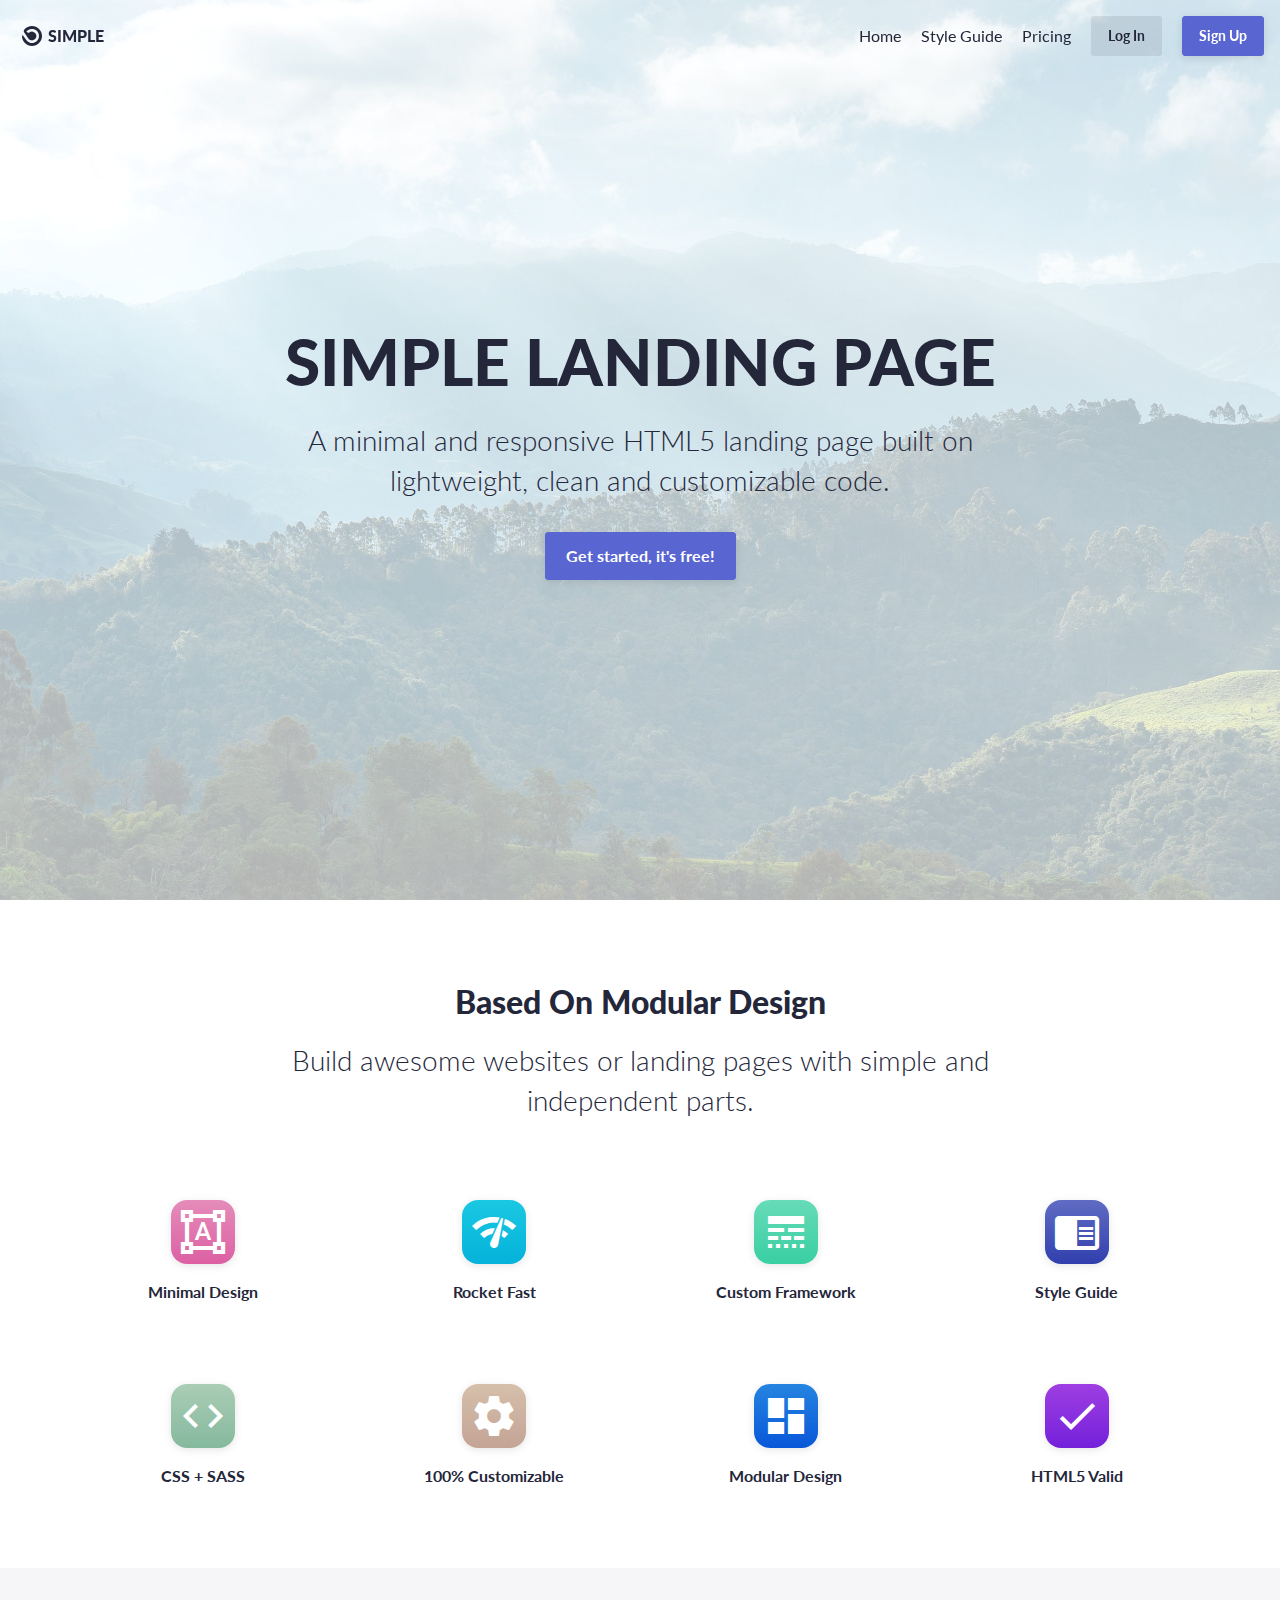
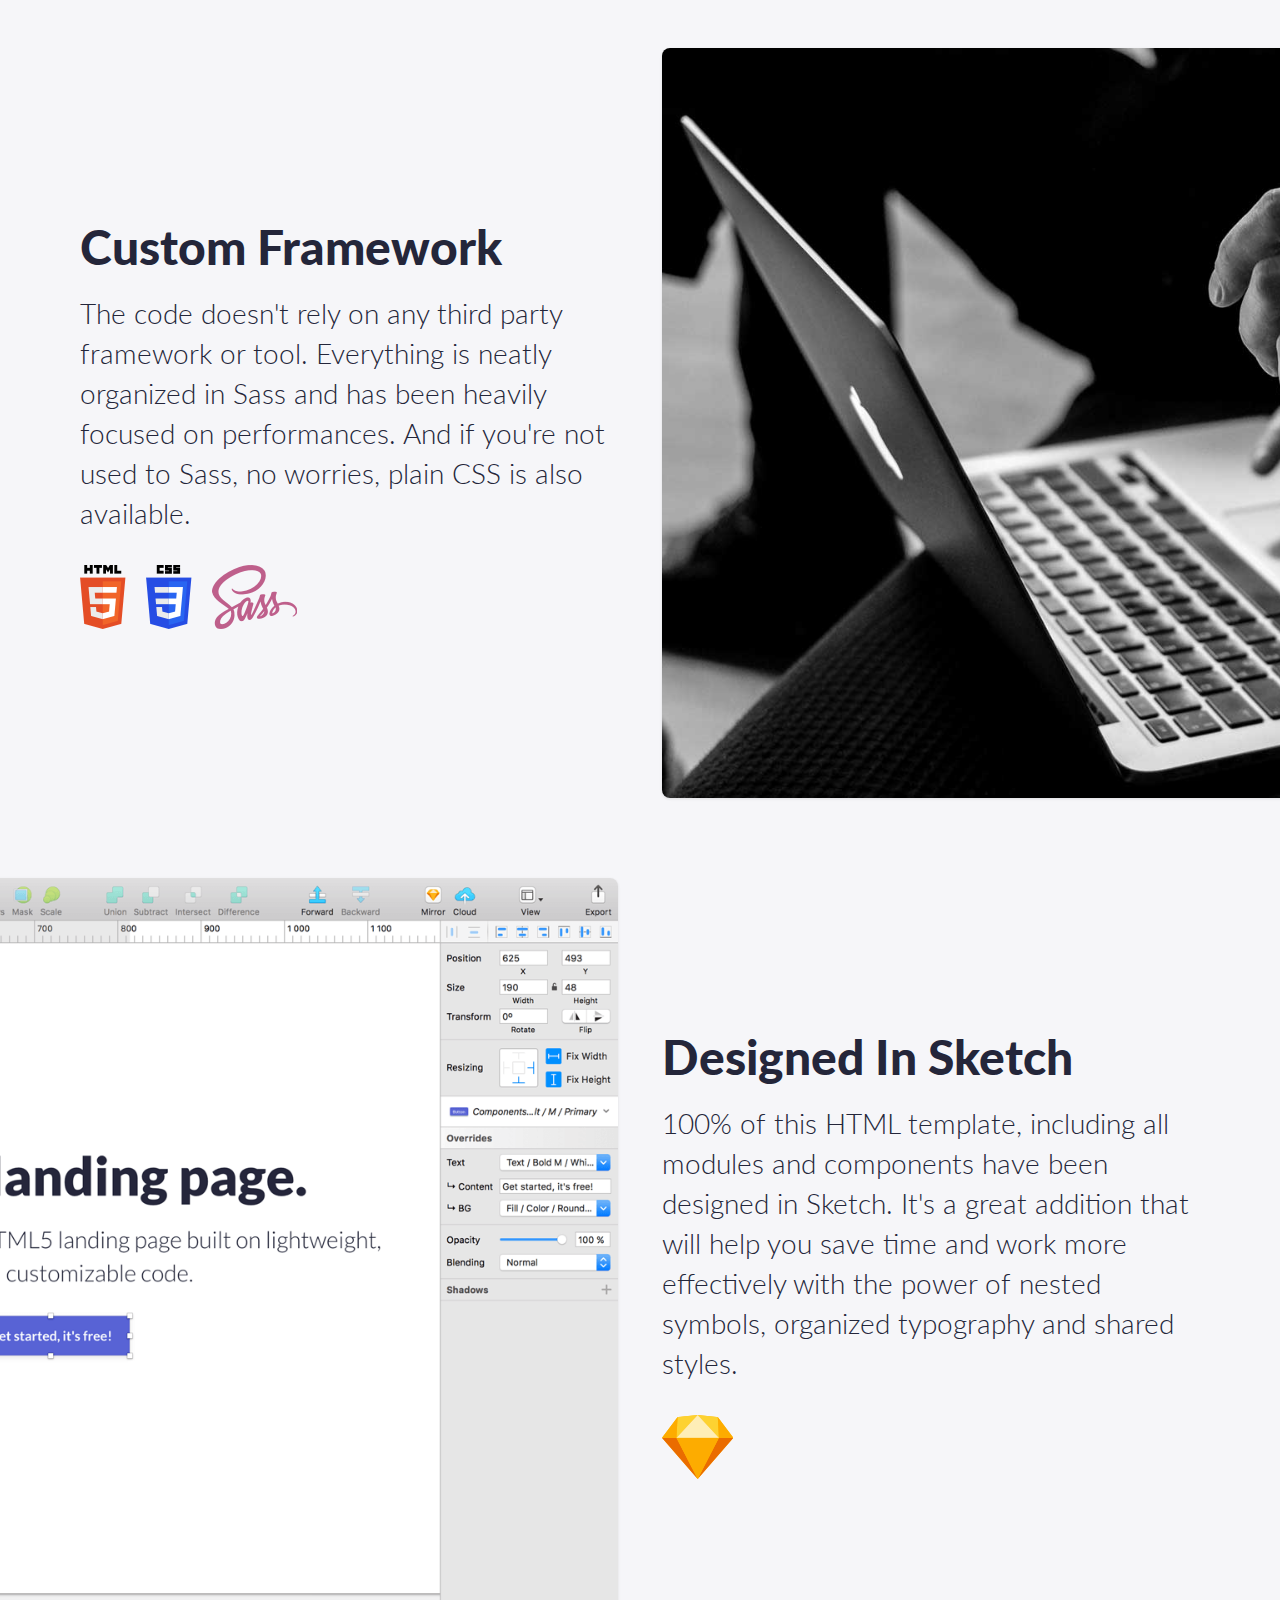
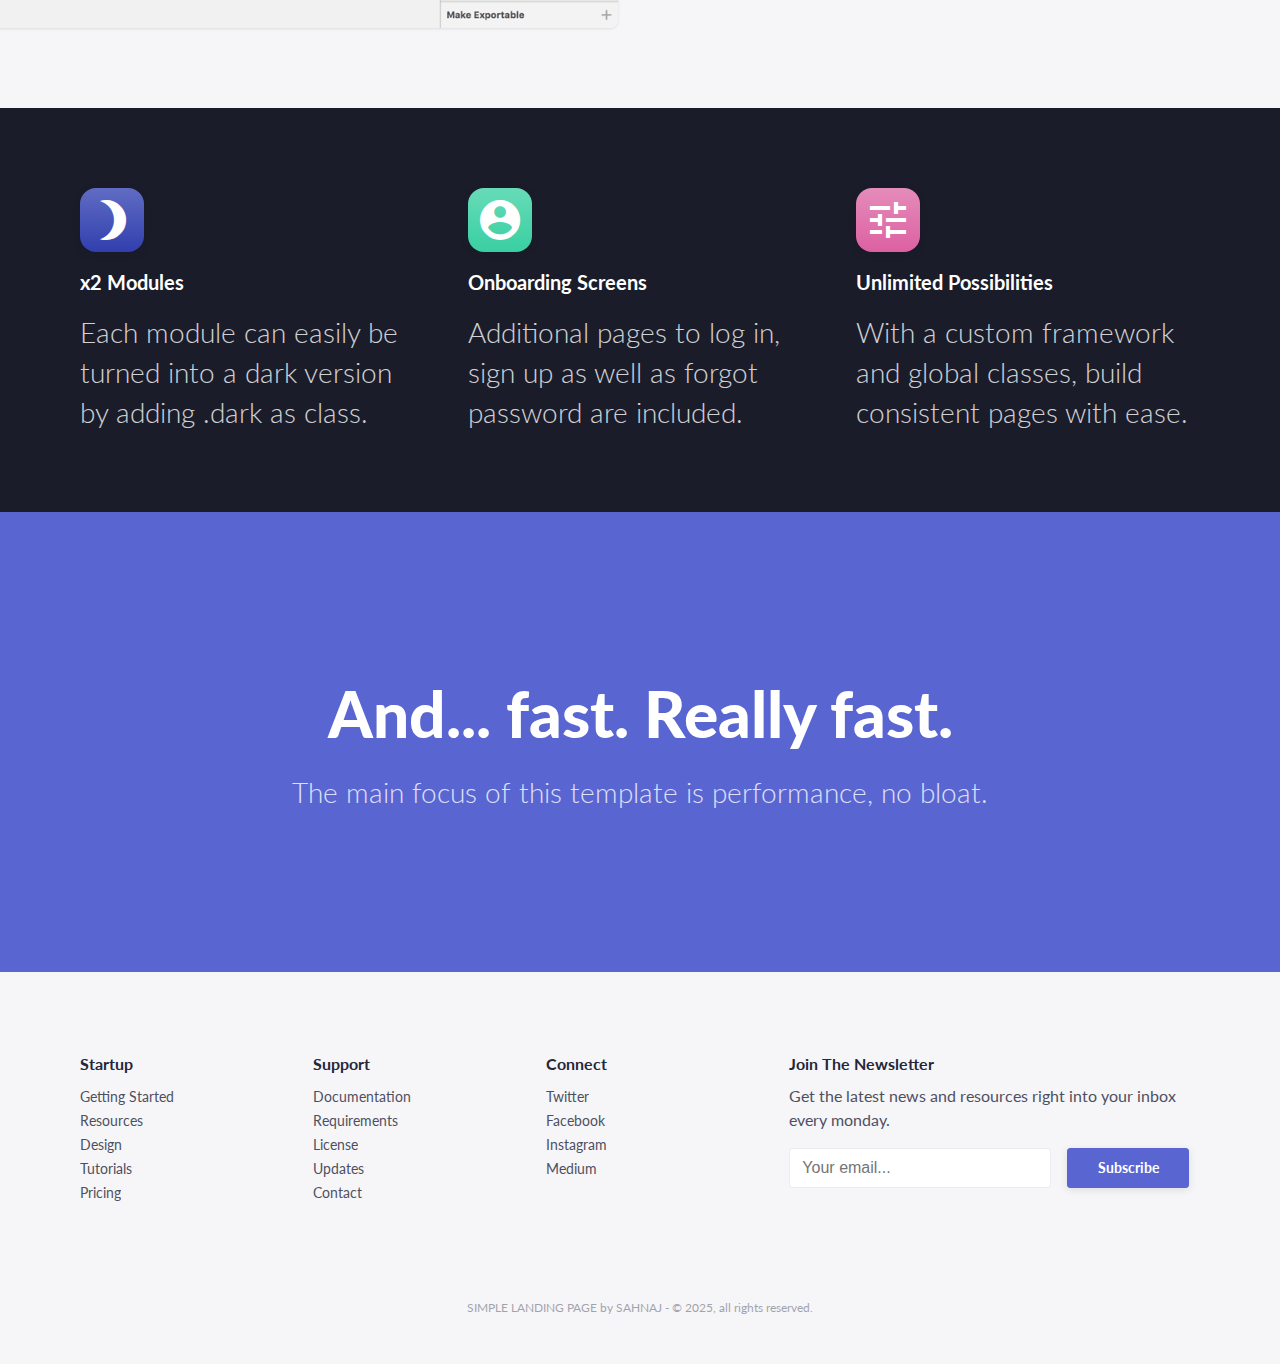
<file: index.html>
<!doctype html>
<html lang="en">


<head>
  <title>SIMPLE LANDING PAGE </title>
  <meta charset="utf-8">
  <meta name="description" content="A minimal and responsive HTML5 landing page built on lightweight, clean and customizable code.">
  <meta name="viewport" content="width=device-width">
  <link rel="apple-touch-icon-precomposed" href="media/favicon.png">
  <link rel="icon" href="media/favicon.png">
  <link rel="mask-icon" href="media/favicon.svg" color="rgb(36,38,58)">
  <link rel="shortcut icon" href="media/favicon.png">
  <link rel="stylesheet" href="css/main.css">
</head>
<body class="page page-home preload">

  <header class="header-main">
    <nav>
      <a href="index.html" class="logo" rel="home"><svg xmlns="http://www.w3.org/2000/svg" xmlns:xlink="http://www.w3.org/1999/xlink" width="24" height="24" viewBox="0 0 24 24"><path d="M6.648 7.762c-.077-.11-.106-.245-.083-.376.024-.132.1-.248.21-.323l1.164-.8c1.536-1.076 3.406-1.486 5.25-1.16 3.82.673 6.373 4.32 5.704 8.113-.668 3.793-4.316 6.347-8.134 5.674-1.845-.326-3.462-1.35-4.485-2.813l-3.11-4.445c-.16-.23-.45-.33-.717-.245-.267.084-.45.33-.45.61C2 11.998 2 12 2 12c0 5.523 4.477 10 10 10s10-4.477 10-10S17.523 2 12 2C8.94 2 6.202 3.374 4.368 5.538c-.735.86-.794 2.11-.146 3.036 1.475 2.136 4.138 5.942 4.138 5.942.675.965 1.685 1.605 2.852 1.81 2.396.424 4.684-1.168 5.107-3.564.42-2.396-1.185-4.674-3.58-5.097-1.167-.205-2.335.05-3.36.77-.84.585-1.994.38-2.58-.458l-.152-.215z" fill="currentColor"/></svg><span>SIMPLE</span></a>
      <div class="nav-toggle"></div>
      <ul class="inline">
        <li><a href="index.html">Home</a></li>
        <li><a href="style-guide.html">Style Guide</a></li>
        <li><a href="pricing.html">Pricing</a></li>
        <li><a href="login.html" class="button button-secondary button-m full-width-tablet" role="button">Log In</a></li>
        <li><a href="signup.html" class="button button-primary button-m full-width-tablet" role="button">Sign Up</a></li>
      </ul>
    </nav>
  </header>

  <main>

    <section class="bg-image-01 center full-screen middle overlay padding">
      <div class="max-width-m">
        <h1>SIMPLE LANDING PAGE</h1>
        <p class="lead">A minimal and responsive HTML5 landing page built on lightweight, clean and customizable code.</p>
        <a href="signup.html" class="button button-primary space-top" role="button">Get started, it's free!</a>
      </div>
    </section>

    <section class="center padding">
      <div class="margin-bottom max-width-m">
        <h3>Based On Modular Design</h3>
        <p class="lead">Build awesome websites or landing pages with simple and independent parts.</p>
      </div>
      <div class="max-width-l">
        <div class="row margin-bottom min-two-columns">
          <div class="col-one-fourth">
            <i class="feature-icons material-icons bg-gradient-pink dark">format_shapes</i>
            <h6>Minimal Design</h6>
          </div>
          <div class="col-one-fourth">
            <i class="feature-icons material-icons bg-gradient-cyan dark">network_check</i>
            <h6>Rocket Fast</h6>
          </div>
          <div class="col-one-fourth">
            <i class="feature-icons material-icons bg-gradient-green dark">line_style</i>
            <h6>Custom Framework</h6>
          </div>
          <div class="col-one-fourth">
            <i class="feature-icons material-icons bg-gradient-indigo dark">chrome_reader_mode</i>
            <h6>Style Guide</h6>
          </div>
        </div>
        <div class="row min-two-columns">
          <div class="col-one-fourth">
            <i class="feature-icons material-icons bg-gradient-olive dark">code</i>
            <h6>CSS + SASS</h6>
          </div>
          <div class="col-one-fourth">
            <i class="feature-icons material-icons bg-gradient-sienna dark">settings</i>
            <h6>100% Customizable</h6>
          </div>
          <div class="col-one-fourth">
            <i class="feature-icons material-icons bg-gradient-blue dark">dashboard</i>
            <h6>Modular Design</h6>
          </div>
          <div class="col-one-fourth">
            <i class="feature-icons material-icons bg-gradient-violet dark">check</i>
            <h6>HTML5 Valid</h6>
          </div>
        </div>
      </div>
    </section>

    <section class="bg-light padding">
      <div class="row margin-bottom max-width-l">
        <div class="col-one-half center-tablet middle">
          <h2>Custom Framework</h2>
          <p class="lead">The code doesn't rely on any third party framework or tool. Everything is neatly organized in Sass and has been heavily focused on performances. And if you're not used to Sass, no worries, plain CSS is also available.</p>
          <ul class="inline space-bottom-none space-top">
            <li><img src="media/logos/logo-html5.png" srcset="media/logos/logo-html5.png 1x, media/logos/logo-html5@2x.png 2x" alt="HTML5"></li>
            <li><img src="media/logos/logo-css3.png" srcset="media/logos/logo-css3.png 1x, media/logos/logo-css3@2x.png 2x" alt="CSS3"></li>
            <li><img src="media/logos/logo-sass.png" srcset="media/logos/logo-sass.png 1x, media/logos/logo-sass@2x.png 2x" alt="Sass"></li>
          </ul>
        </div>
        <div class="col-one-half">
          <img class="min-width-l rounded shadow-s" src="media/content/editor.png" srcset="media/content/editor.png 1x, media/content/editor@2x.png 2x" alt="Editor">
        </div>
      </div>
      <div class="row max-width-l reverse-order">
        <div class="col-one-half">
          <img class="min-width-l right rounded shadow-s" src="media/content/sketch.png" srcset="media/content/sketch.png 1x, media/content/sketch@2x.png 2x" alt="Sketch">
        </div>
        <div class="col-one-half center-tablet middle">
          <h2>Designed In Sketch</h2>
          <p class="lead">100% of this HTML template, including all modules and components have been designed in Sketch. It's a great addition that will help you save time and work more effectively with the power of nested symbols, organized typography and shared styles.</p>
          <ul class="inline space-bottom-none space-top">
            <li><img src="media/logos/logo-sketch.png" srcset="media/logos/logo-sketch.png 1x, media/logos/logo-sketch@2x.png 2x" alt="Sketch"></li>
          </ul>
        </div>
      </div>
    </section>

    <section class="bg-dark center-tablet dark padding">
      <div class="row max-width-l">
        <div class="col-one-third">
          <i class="feature-icons material-icons bg-gradient-indigo dark">brightness_3</i>
          <h5>x2 Modules</h5>
          <p class="lead">Each module can easily be turned into a dark version by adding .dark as class.</p>
        </div>
        <div class="col-one-third">
          <i class="feature-icons material-icons bg-gradient-green dark">account_circle</i>
          <h5>Onboarding Screens</h5>
          <p class="lead">Additional pages to log in, sign up as well as forgot password are included.</p>
        </div>
        <div class="col-one-third">
          <i class="feature-icons material-icons bg-gradient-pink dark">tune</i>
          <h5>Unlimited Possibilities</h5>
          <p class="lead">With a custom framework and global classes, build consistent pages with ease.</p>
        </div>
      </div>
    </section>

    <section class="bg-primary center dark padding">
      <div class="margin-bottom margin-top max-width-m">
        <h1>And... fast. Really fast.</h1>
        <p class="lead">The main focus of this template is performance, no bloat.</p>
      </div>
    </section>

  </main>

  <footer class="footer-main bg-light">
    <div class="padding">
      <div class="row max-width-l">
        <div class="col-one-fifth">
          <h6>Startup</h6>
          <ul class="blank">
            <li><a href="#">Getting Started</a></li>
            <li><a href="#">Resources</a></li>
            <li><a href="#">Design</a></li>
            <li><a href="#">Tutorials</a></li>
            <li><a href="#">Pricing</a></li>
          </ul>
        </div>
        <div class="col-one-fifth">
          <h6>Support</h6>
          <ul class="blank">
            <li><a href="#">Documentation</a></li>
            <li><a href="#">Requirements</a></li>
            <li><a href="#">License</a></li>
            <li><a href="#">Updates</a></li>
            <li><a href="#">Contact</a></li>
          </ul>
        </div>
        <div class="col-one-fifth">
          <h6>Connect</h6>
          <ul class="blank">
            <li><a href="#">Twitter</a></li>
            <li><a href="#">Facebook</a></li>
            <li><a href="#">Instagram</a></li>
            <li><a href="#">Medium</a></li>
          </ul>
        </div>
        <div class="col-two-fifths">
          <div class="max-width-s">
            <h6>Join The Newsletter</h6>
            <p>Get the latest news and resources right into your inbox every monday.</p>
            <form class="row reduce-spacing">
              <div class="col-two-thirds">
                <input id="subscribe" type="email" name="email" placeholder="Your email...">
              </div>
              <div class="col-one-third">
                <a href="#" class="button button-primary button-m full-width" role="button">Subscribe</a>
              </div>
            </form>
          </div>
        </div>
      </div>
    </div>
    <p class="copyright"><span>SIMPLE LANDING PAGE by </span><a href="https://uiuxassets.com/" target="_blank">SAHNAJ</a><span> - © 2025, all rights reserved.</span></p>
  </footer>

  <script src="js/main.js"></script>
</body>


</html>
</file>
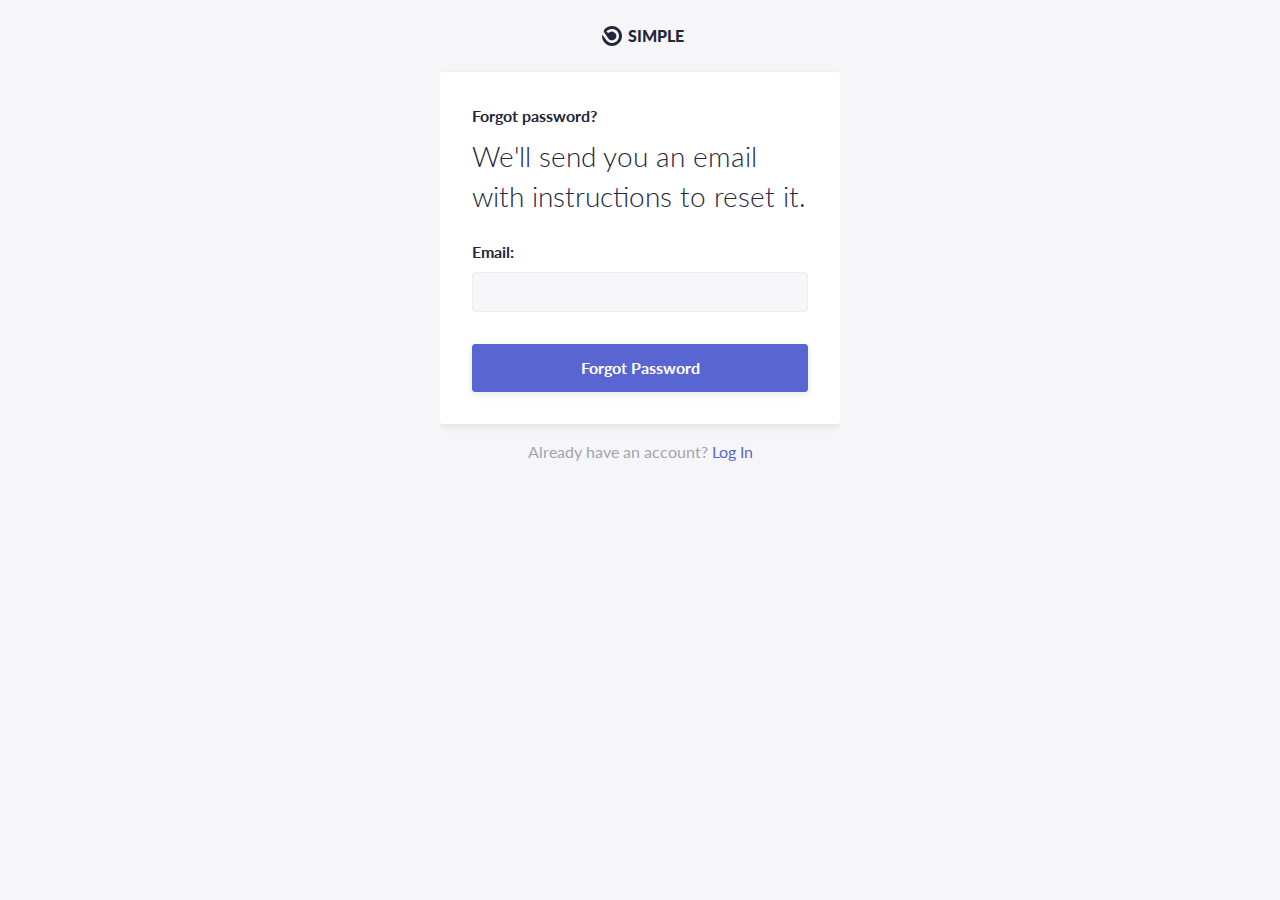
<file: forgot-password.html>
<!doctype html>
<html lang="en">


<head>
  <title>SIMPLE LANDING PAGE - Forgot Password</title>
  <meta charset="utf-8">
  <meta name="description" content="A minimal and responsive HTML5 landing page built on lightweight, clean and customizable code.">
  <meta name="viewport" content="width=device-width">
  <link rel="apple-touch-icon-precomposed" href="media/favicon.png">
  <link rel="icon" href="media/favicon.png">
  <link rel="mask-icon" href="media/favicon.svg" color="rgb(36,38,58)">
  <link rel="shortcut icon" href="media/favicon.png">
  <link rel="stylesheet" href="css/main.css">
</head>
<body class="page page-onboarding preload bg-light">

  <main>

    <section class="max-width-s">
      <div class="center">
        <a href="index.html" class="logo" rel="home"><svg xmlns="http://www.w3.org/2000/svg" xmlns:xlink="http://www.w3.org/1999/xlink" width="24" height="24" viewBox="0 0 24 24"><path d="M6.648 7.762c-.077-.11-.106-.245-.083-.376.024-.132.1-.248.21-.323l1.164-.8c1.536-1.076 3.406-1.486 5.25-1.16 3.82.673 6.373 4.32 5.704 8.113-.668 3.793-4.316 6.347-8.134 5.674-1.845-.326-3.462-1.35-4.485-2.813l-3.11-4.445c-.16-.23-.45-.33-.717-.245-.267.084-.45.33-.45.61C2 11.998 2 12 2 12c0 5.523 4.477 10 10 10s10-4.477 10-10S17.523 2 12 2C8.94 2 6.202 3.374 4.368 5.538c-.735.86-.794 2.11-.146 3.036 1.475 2.136 4.138 5.942 4.138 5.942.675.965 1.685 1.605 2.852 1.81 2.396.424 4.684-1.168 5.107-3.564.42-2.396-1.185-4.674-3.58-5.097-1.167-.205-2.335.05-3.36.77-.84.585-1.994.38-2.58-.458l-.152-.215z" fill="currentColor"/></svg><span>SIMPLE</span></a>
      </div>
      <div class="card card-content space-bottom">
        <h6>Forgot password?</h6>
        <p class="lead">We'll send you an email with instructions to reset it.</p>
        <form>
          <div class="form-group">
            <label for="email">Email:</label>
            <input id="email" type="email" name="email">
          </div>
          <a href="#" class="button button-primary full-width space-top" role="button">Forgot Password</a>
        </form>
      </div>
      <div class="center">
        <span class="muted">Already have an account? </span><a href="login.html">Log In</a>
      </div>
    </section>

  </main>

  <script src="js/main.js"></script>
</body>


</html>
</file>
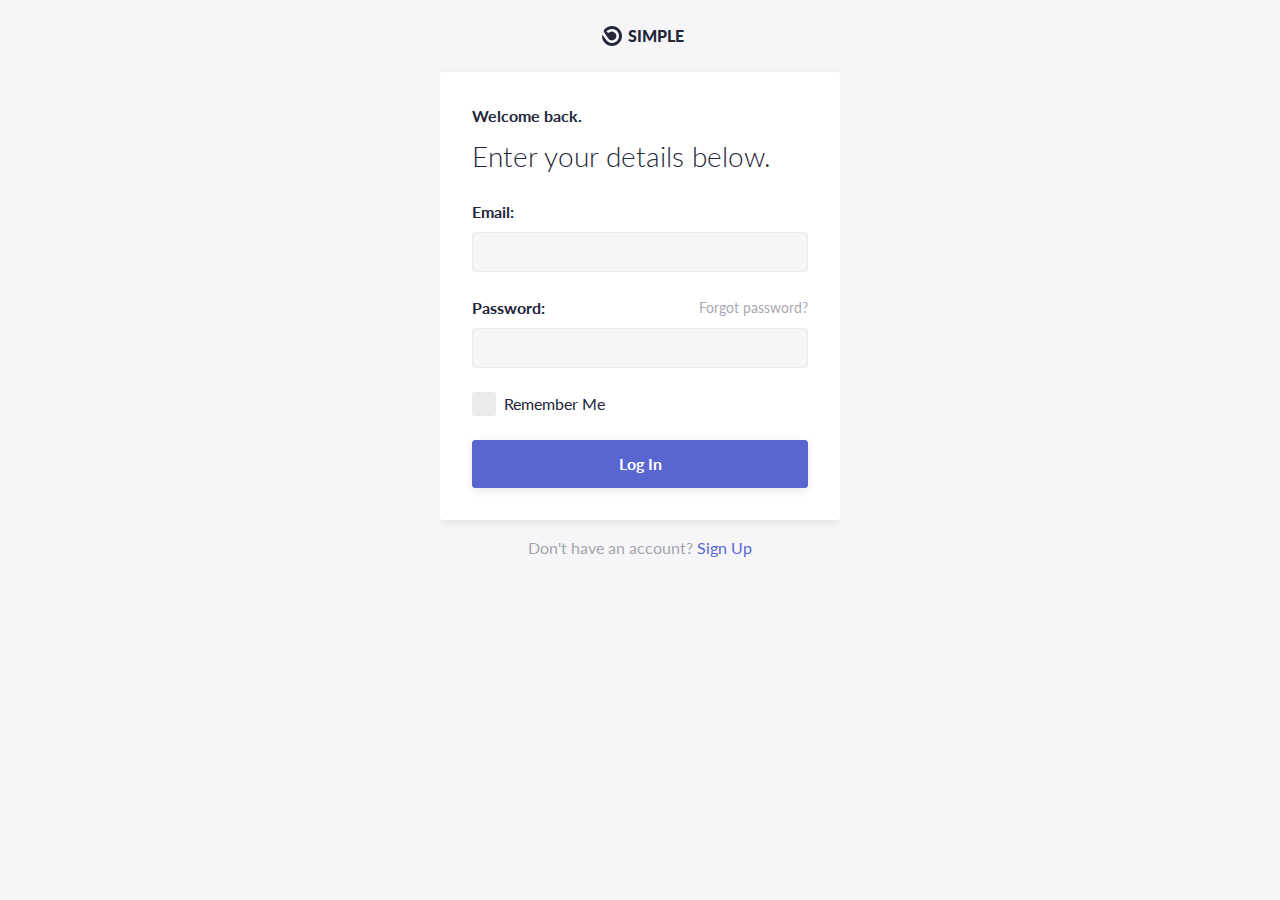
<file: login.html>
<!doctype html>
<html lang="en">


<head>
  <title>SIMPLE LANDING PAGE - Log In</title>
  <meta charset="utf-8">
  <meta name="description" content="A minimal and responsive HTML5 landing page built on lightweight, clean and customizable code.">
  <meta name="viewport" content="width=device-width">
  <link rel="apple-touch-icon-precomposed" href="media/favicon.png">
  <link rel="icon" href="media/favicon.png">
  <link rel="mask-icon" href="media/favicon.svg" color="rgb(36,38,58)">
  <link rel="shortcut icon" href="media/favicon.png">
  <link rel="stylesheet" href="css/main.css">
</head>
<body class="page page-onboarding preload bg-light">

  <main>

    <section class="max-width-s">
      <div class="center">
        <a href="index.html" class="logo" rel="home"><svg xmlns="http://www.w3.org/2000/svg" xmlns:xlink="http://www.w3.org/1999/xlink" width="24" height="24" viewBox="0 0 24 24"><path d="M6.648 7.762c-.077-.11-.106-.245-.083-.376.024-.132.1-.248.21-.323l1.164-.8c1.536-1.076 3.406-1.486 5.25-1.16 3.82.673 6.373 4.32 5.704 8.113-.668 3.793-4.316 6.347-8.134 5.674-1.845-.326-3.462-1.35-4.485-2.813l-3.11-4.445c-.16-.23-.45-.33-.717-.245-.267.084-.45.33-.45.61C2 11.998 2 12 2 12c0 5.523 4.477 10 10 10s10-4.477 10-10S17.523 2 12 2C8.94 2 6.202 3.374 4.368 5.538c-.735.86-.794 2.11-.146 3.036 1.475 2.136 4.138 5.942 4.138 5.942.675.965 1.685 1.605 2.852 1.81 2.396.424 4.684-1.168 5.107-3.564.42-2.396-1.185-4.674-3.58-5.097-1.167-.205-2.335.05-3.36.77-.84.585-1.994.38-2.58-.458l-.152-.215z" fill="currentColor"/></svg><span>SIMPLE </span></a>
      </div>
      <div class="card card-content space-bottom">
        <h6>Welcome back.</h6>
        <p class="lead">Enter your details below.</p>
        <form>
          <div class="form-group">
            <label for="email">Email:</label>
            <input id="email" type="email" name="email">
          </div>
          <div class="form-group">
            <label for="password">Password:</label>
            <input id="password" type="password" name="login-password">
            <a href="forgot-password.html" class="form-help">Forgot password?</a>
          </div>
          <div class="form-group">
            <input id="remember-me" type="checkbox" name="remember-me">
            <label for="remember-me" class="checkbox">Remember Me</label>
          </div>
          <a href="#" class="button button-primary full-width" role="button">Log In</a>
        </form>
      </div>
      <div class="center">
        <span class="muted">Don't have an account? </span><a href="signup.html">Sign Up</a>
      </div>
    </section>

  </main>

  <script src="js/main.js"></script>
</body>


</html>
</file>
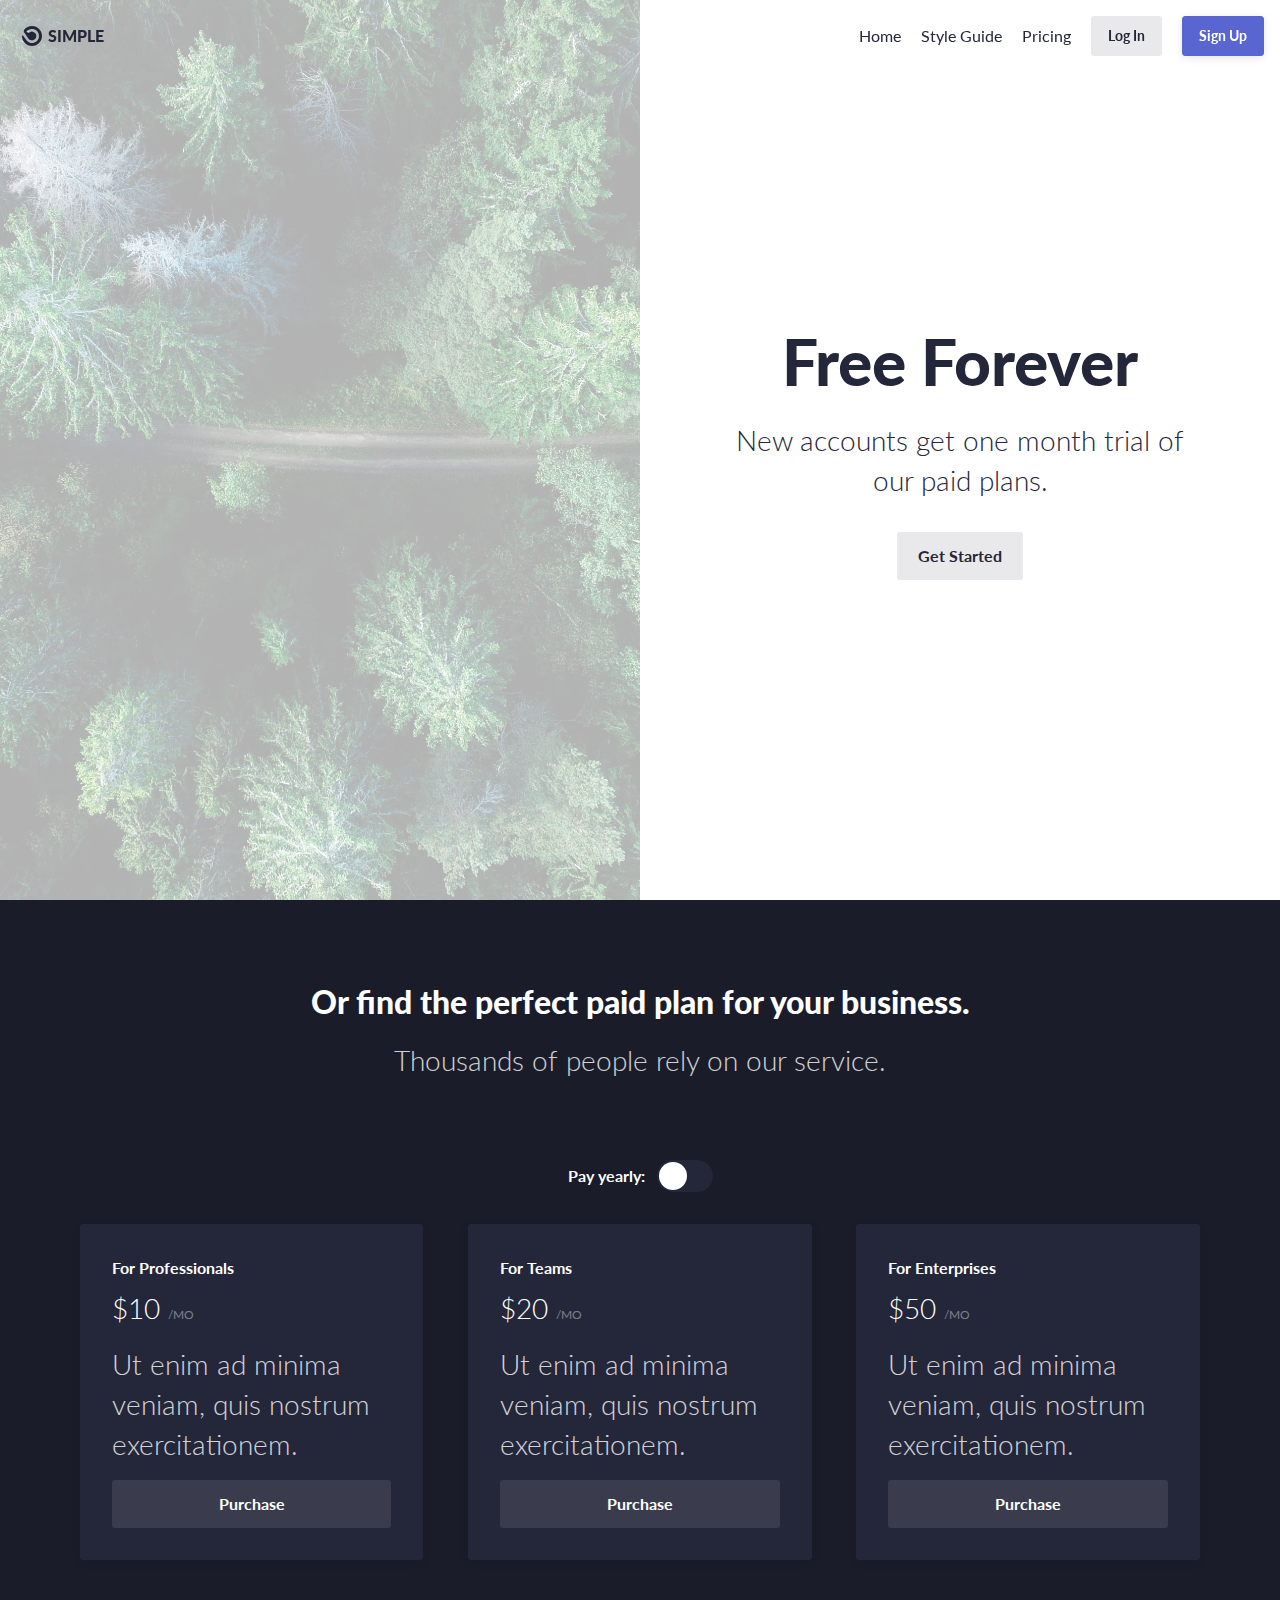
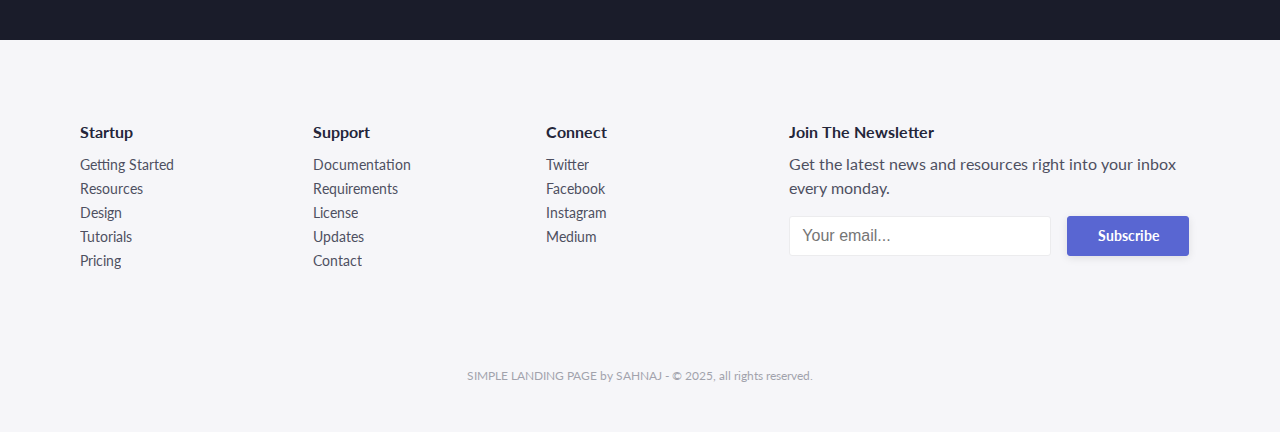
<file: pricing.html>
<!doctype html>
<html lang="en">


<head>
  <title>SIMPLE LANDING PAGE - Pricing</title>
  <meta charset="utf-8">
  <meta name="description" content="A minimal and responsive HTML5 landing page built on lightweight, clean and customizable code.">
  <meta name="viewport" content="width=device-width">
  <link rel="apple-touch-icon-precomposed" href="media/favicon.png">
  <link rel="icon" href="media/favicon.png">
  <link rel="mask-icon" href="media/favicon.svg" color="rgb(36,38,58)">
  <link rel="shortcut icon" href="media/favicon.png">
  <link rel="stylesheet" href="css/main.css">
</head>
<body class="page page-pricing preload">

  <header class="header-main">
    <nav>
      <a href="index.html" class="logo" rel="home"><svg xmlns="http://www.w3.org/2000/svg" xmlns:xlink="http://www.w3.org/1999/xlink" width="24" height="24" viewBox="0 0 24 24"><path d="M6.648 7.762c-.077-.11-.106-.245-.083-.376.024-.132.1-.248.21-.323l1.164-.8c1.536-1.076 3.406-1.486 5.25-1.16 3.82.673 6.373 4.32 5.704 8.113-.668 3.793-4.316 6.347-8.134 5.674-1.845-.326-3.462-1.35-4.485-2.813l-3.11-4.445c-.16-.23-.45-.33-.717-.245-.267.084-.45.33-.45.61C2 11.998 2 12 2 12c0 5.523 4.477 10 10 10s10-4.477 10-10S17.523 2 12 2C8.94 2 6.202 3.374 4.368 5.538c-.735.86-.794 2.11-.146 3.036 1.475 2.136 4.138 5.942 4.138 5.942.675.965 1.685 1.605 2.852 1.81 2.396.424 4.684-1.168 5.107-3.564.42-2.396-1.185-4.674-3.58-5.097-1.167-.205-2.335.05-3.36.77-.84.585-1.994.38-2.58-.458l-.152-.215z" fill="currentColor"/></svg><span>SIMPLE</span></a>
      <div class="nav-toggle"></div>
      <ul class="inline">
        <li><a href="index.html">Home</a></li>
        <li><a href="style-guide.html">Style Guide</a></li>
        <li><a href="pricing.html">Pricing</a></li>
        <li><a href="login.html" class="button button-secondary button-m full-width-tablet" role="button">Log In</a></li>
        <li><a href="signup.html" class="button button-primary button-m full-width-tablet" role="button">Sign Up</a></li>
      </ul>
    </nav>
  </header>

  <main>

    <section class="center">
      <div class="row no-gutter full-screen">
        <div class="col-one-half bg-image-02 overlay"></div>
        <div class="col-one-half middle padding">
          <div class="max-width-m">
            <h1>Free Forever</h1>
            <p class="lead">New accounts get one month trial of our paid plans.</p>
            <a href="signup.html" class="button button-secondary full-width-tablet space-top" role="button">Get Started</a>
          </div>
        </div>
      </div>
    </section>

    <section class="bg-dark dark padding">
      <div class="max-width-l">
        <div class="center margin-bottom">
          <h3>Or find the perfect paid plan for your business.</h3>
          <p class="lead">Thousands of people rely on our service.</p>
        </div>
        <div class="pricing-switch center">
          <ul class="inline">
            <li>Pay yearly:</li>
            <li>
              <form>
                <input id="yearly" class="switch" type="checkbox">
                <label for="yearly" class="switch switch-button"></label>
              </form>
            </li>
          </ul>
        </div>
        <div class="row">
          <div class="col-one-third card card-content">
            <h6>For Professionals</h6>
            <div class="lead space-bottom">
              <span class="pricing-monthly">$10</span>
              <span class="pricing-yearly">$8</span>
              <span class="pricing-duration muted">/MO</span>
            </div>
            <p class="lead">Ut enim ad minima veniam, quis nostrum exercitationem.</p>
            <a href="signup.html" class="button button-secondary full-width violet" role="button">Purchase</a>
          </div>
          <div class="col-one-third card card-content">
            <h6>For Teams</h6>
            <div class="lead space-bottom">
              <span class="pricing-monthly">$20</span>
              <span class="pricing-yearly">$16</span>
              <span class="pricing-duration muted">/MO</span>
            </div>
            <p class="lead">Ut enim ad minima veniam, quis nostrum exercitationem.</p>
            <a href="signup.html" class="button button-secondary full-width violet" role="button">Purchase</a>
          </div>
          <div class="col-one-third card card-content">
            <h6>For Enterprises</h6>
            <div class="lead space-bottom">
              <span class="pricing-monthly">$50</span>
              <span class="pricing-yearly">$40</span>
              <span class="pricing-duration muted">/MO</span>
            </div>
            <p class="lead">Ut enim ad minima veniam, quis nostrum exercitationem.</p>
            <a href="signup.html" class="button button-secondary full-width violet" role="button">Purchase</a>
          </div>
        </div>
      </div>
    </section>

  </main>

  <footer class="footer-main bg-light">
    <div class="padding">
      <div class="row max-width-l">
        <div class="col-one-fifth">
          <h6>Startup</h6>
          <ul class="blank">
            <li><a href="#">Getting Started</a></li>
            <li><a href="#">Resources</a></li>
            <li><a href="#">Design</a></li>
            <li><a href="#">Tutorials</a></li>
            <li><a href="#">Pricing</a></li>
          </ul>
        </div>
        <div class="col-one-fifth">
          <h6>Support</h6>
          <ul class="blank">
            <li><a href="#">Documentation</a></li>
            <li><a href="#">Requirements</a></li>
            <li><a href="#">License</a></li>
            <li><a href="#">Updates</a></li>
            <li><a href="#">Contact</a></li>
          </ul>
        </div>
        <div class="col-one-fifth">
          <h6>Connect</h6>
          <ul class="blank">
            <li><a href="#">Twitter</a></li>
            <li><a href="#">Facebook</a></li>
            <li><a href="#">Instagram</a></li>
            <li><a href="#">Medium</a></li>
          </ul>
        </div>
        <div class="col-two-fifths">
          <div class="max-width-s">
            <h6>Join The Newsletter</h6>
            <p>Get the latest news and resources right into your inbox every monday.</p>
            <form class="row reduce-spacing">
              <div class="col-two-thirds">
                <input id="subscribe" type="email" name="email" placeholder="Your email...">
              </div>
              <div class="col-one-third">
                <a href="#" class="button button-primary button-m full-width" role="button">Subscribe</a>
              </div>
            </form>
          </div>
        </div>
      </div>
    </div>
    <p class="copyright"><span>SIMPLE LANDING PAGE by </span><a href="https://uiuxassets.com/" target="_blank">SAHNAJ</a><span> - © 2025, all rights reserved.</span></p>
  </footer>

  <script src="js/main.js"></script>
</body>


</html>
</file>
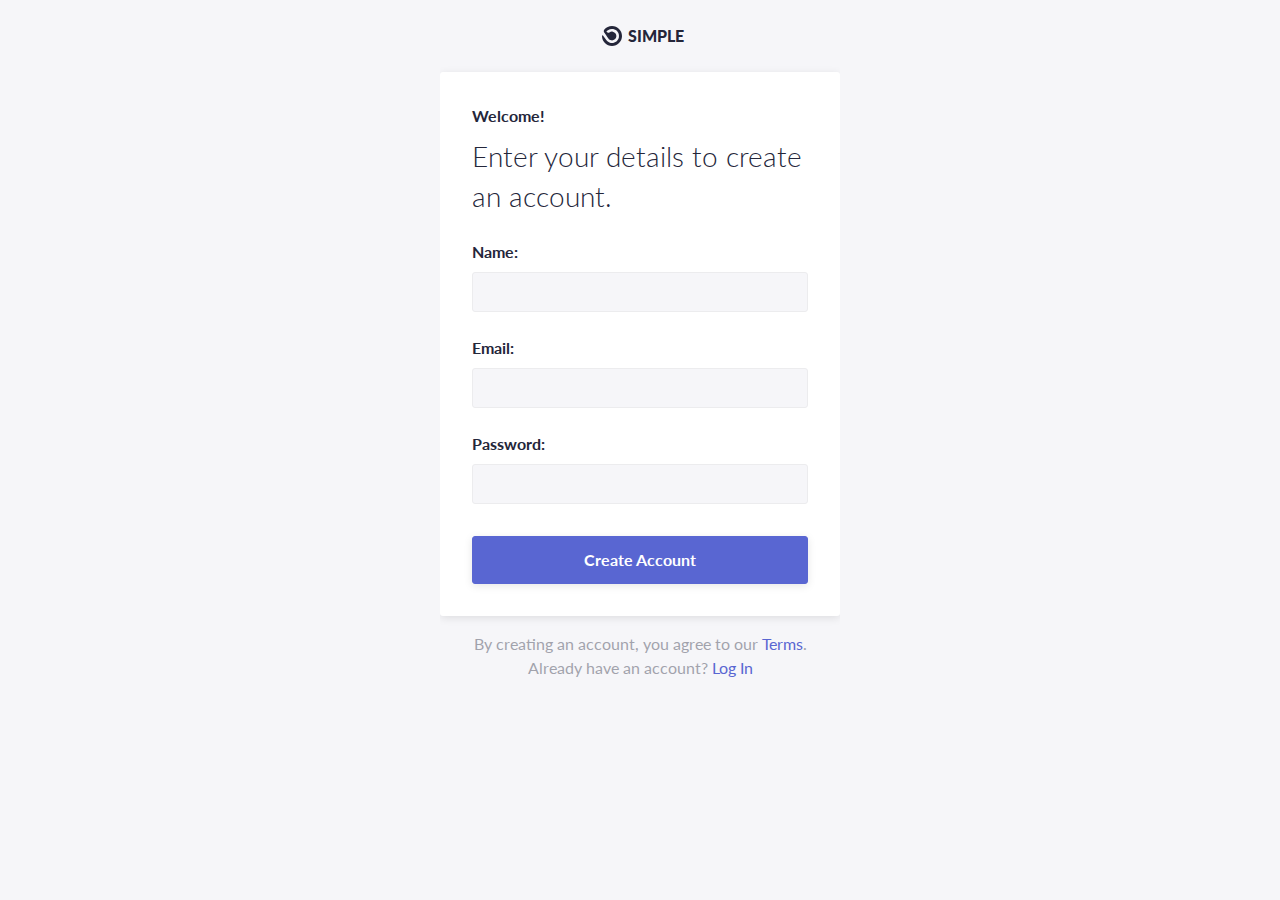
<file: signup.html>
<!doctype html>
<html lang="en">


<head>
  <title>SIMPLE LANDING PAGE - Sign Up</title>
  <meta charset="utf-8">
  <meta name="description" content="A minimal and responsive HTML5 landing page built on lightweight, clean and customizable code.">
  <meta name="viewport" content="width=device-width">
  <link rel="apple-touch-icon-precomposed" href="media/favicon.png">
  <link rel="icon" href="media/favicon.png">
  <link rel="mask-icon" href="media/favicon.svg" color="rgb(36,38,58)">
  <link rel="shortcut icon" href="media/favicon.png">
  <link rel="stylesheet" href="css/main.css">
</head>
<body class="page page-onboarding preload bg-light">

  <main>

    <section class="max-width-s">
      <div class="center">
        <a href="index.html" class="logo" rel="home"><svg xmlns="http://www.w3.org/2000/svg" xmlns:xlink="http://www.w3.org/1999/xlink" width="24" height="24" viewBox="0 0 24 24"><path d="M6.648 7.762c-.077-.11-.106-.245-.083-.376.024-.132.1-.248.21-.323l1.164-.8c1.536-1.076 3.406-1.486 5.25-1.16 3.82.673 6.373 4.32 5.704 8.113-.668 3.793-4.316 6.347-8.134 5.674-1.845-.326-3.462-1.35-4.485-2.813l-3.11-4.445c-.16-.23-.45-.33-.717-.245-.267.084-.45.33-.45.61C2 11.998 2 12 2 12c0 5.523 4.477 10 10 10s10-4.477 10-10S17.523 2 12 2C8.94 2 6.202 3.374 4.368 5.538c-.735.86-.794 2.11-.146 3.036 1.475 2.136 4.138 5.942 4.138 5.942.675.965 1.685 1.605 2.852 1.81 2.396.424 4.684-1.168 5.107-3.564.42-2.396-1.185-4.674-3.58-5.097-1.167-.205-2.335.05-3.36.77-.84.585-1.994.38-2.58-.458l-.152-.215z" fill="currentColor"/></svg><span>SIMPLE</span></a>
      </div>
      <div class="card card-content space-bottom">
        <h6>Welcome!</h6>
        <p class="lead">Enter your details to create an account.</p>
        <form>
          <div class="form-group">
            <label for="name">Name:</label>
            <input id="name" type="text" name="name">
          </div>
          <div class="form-group">
            <label for="email">Email:</label>
            <input id="email" type="email" name="email">
          </div>
          <div class="form-group">
            <label for="password">Password:</label>
            <input id="password" type="password" name="signup-password">
          </div>
          <a href="#" class="button button-primary full-width space-top" role="button">Create Account</a>
        </form>
      </div>
      <div class="center">
        <span class="muted">By creating an account, you agree to our </span><a href="#">Terms</a><span class="muted">.</span>
      </div>
      <div class="center">
        <span class="muted">Already have an account? </span><a href="login.html">Log In</a>
      </div>
    </section>

  </main>

  <script src="js/main.js"></script>
</body>


</html>
</file>
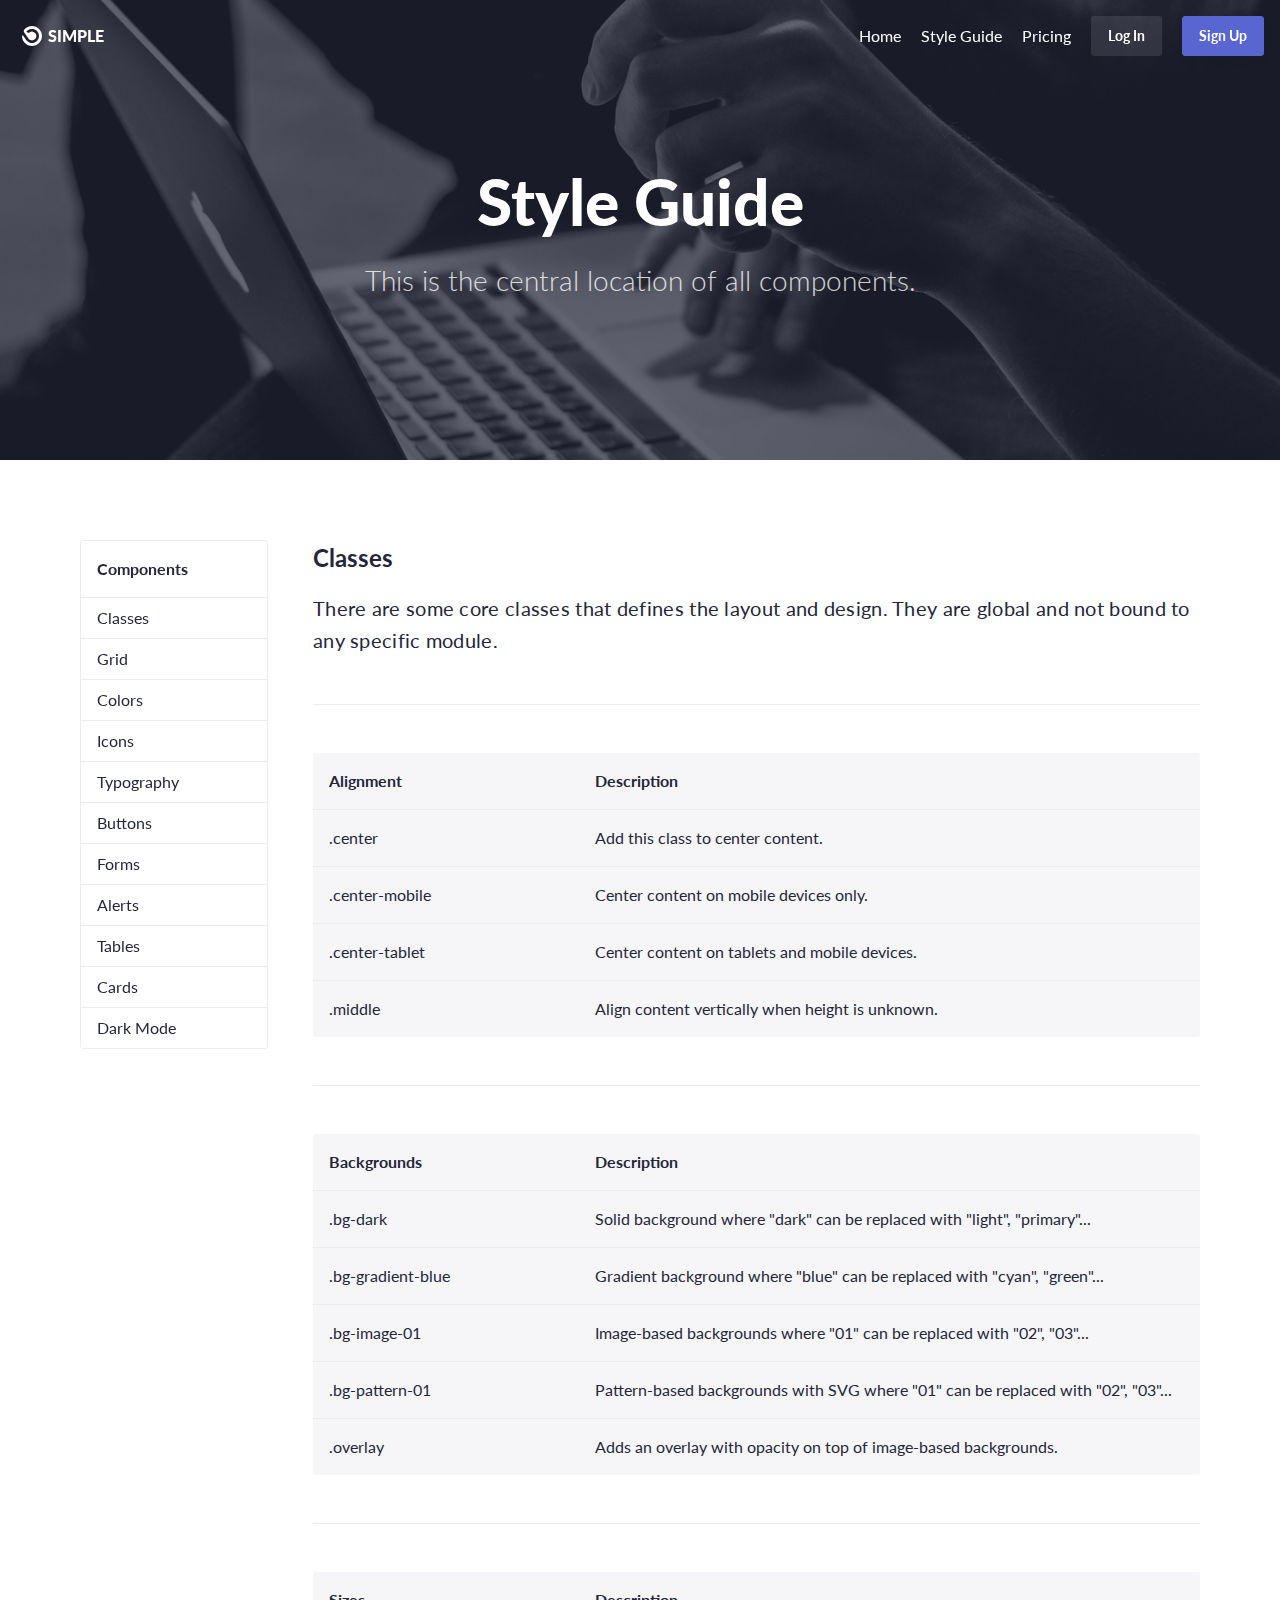
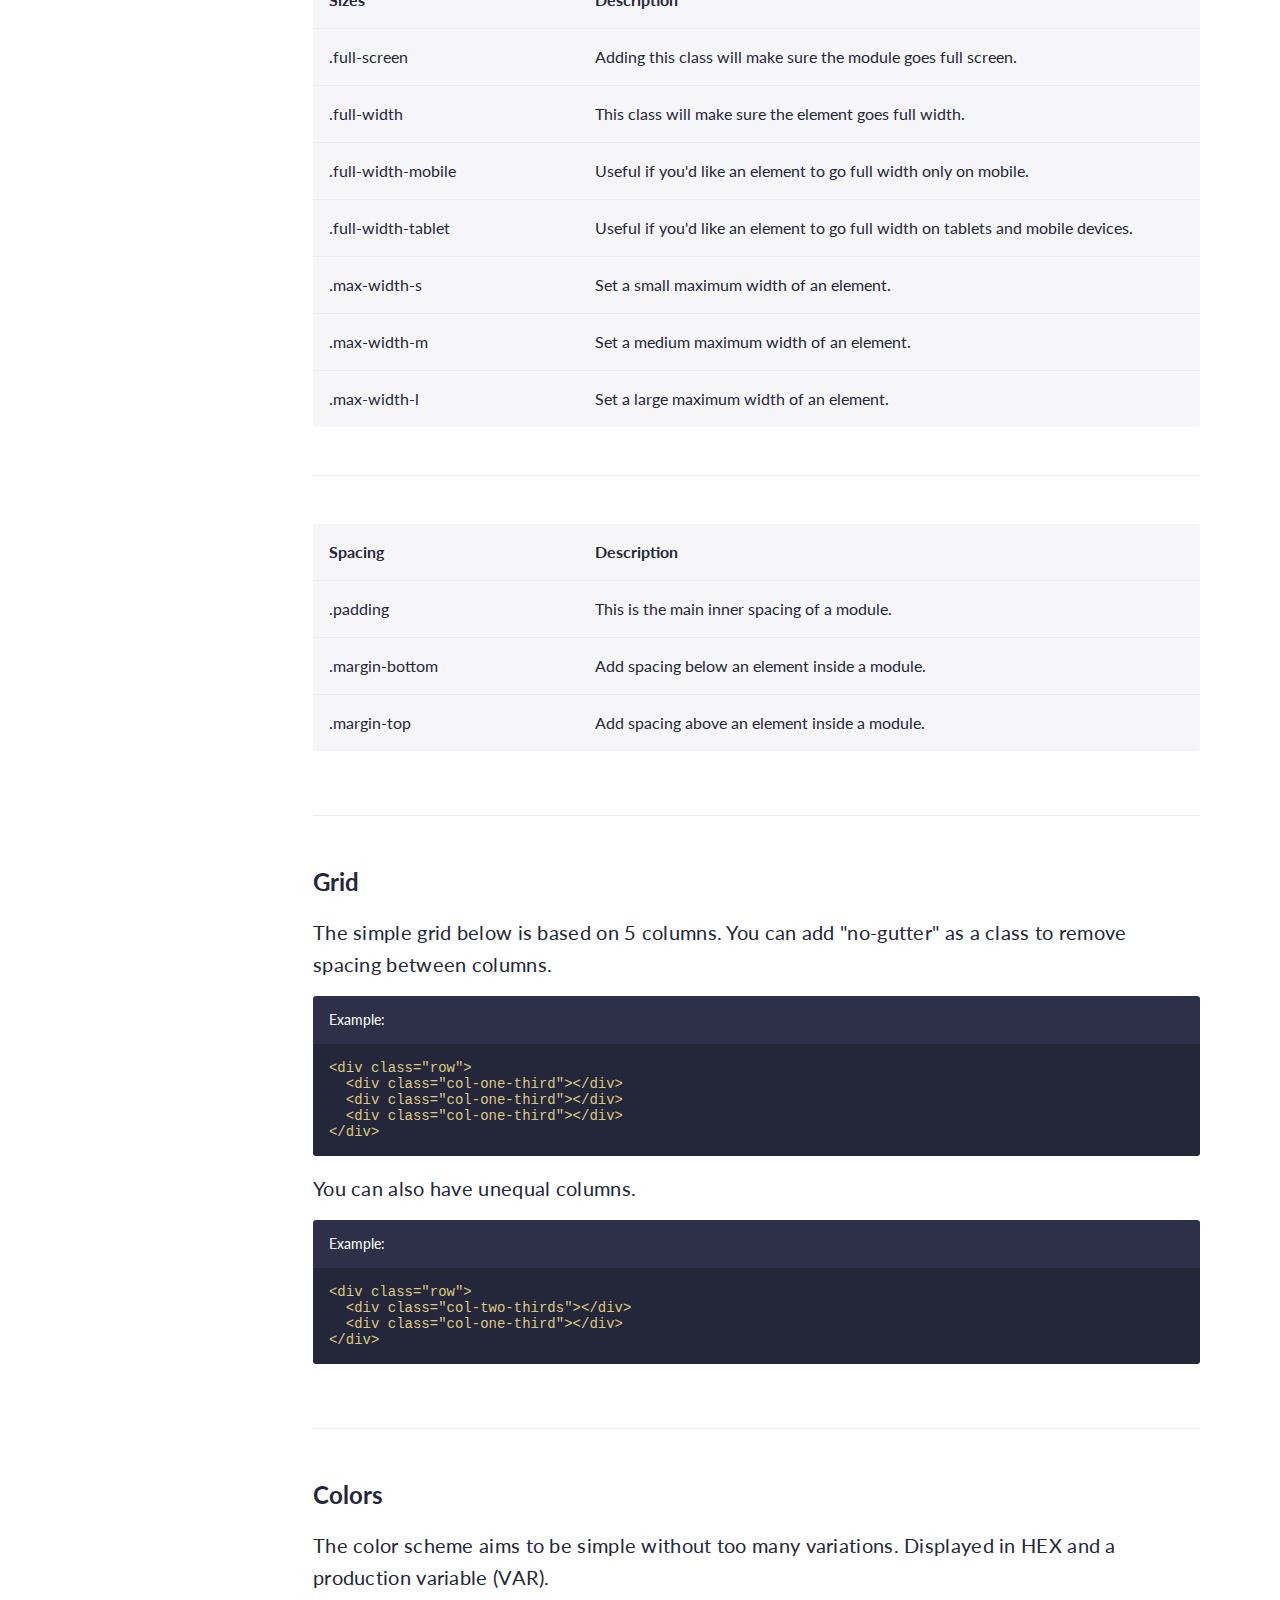
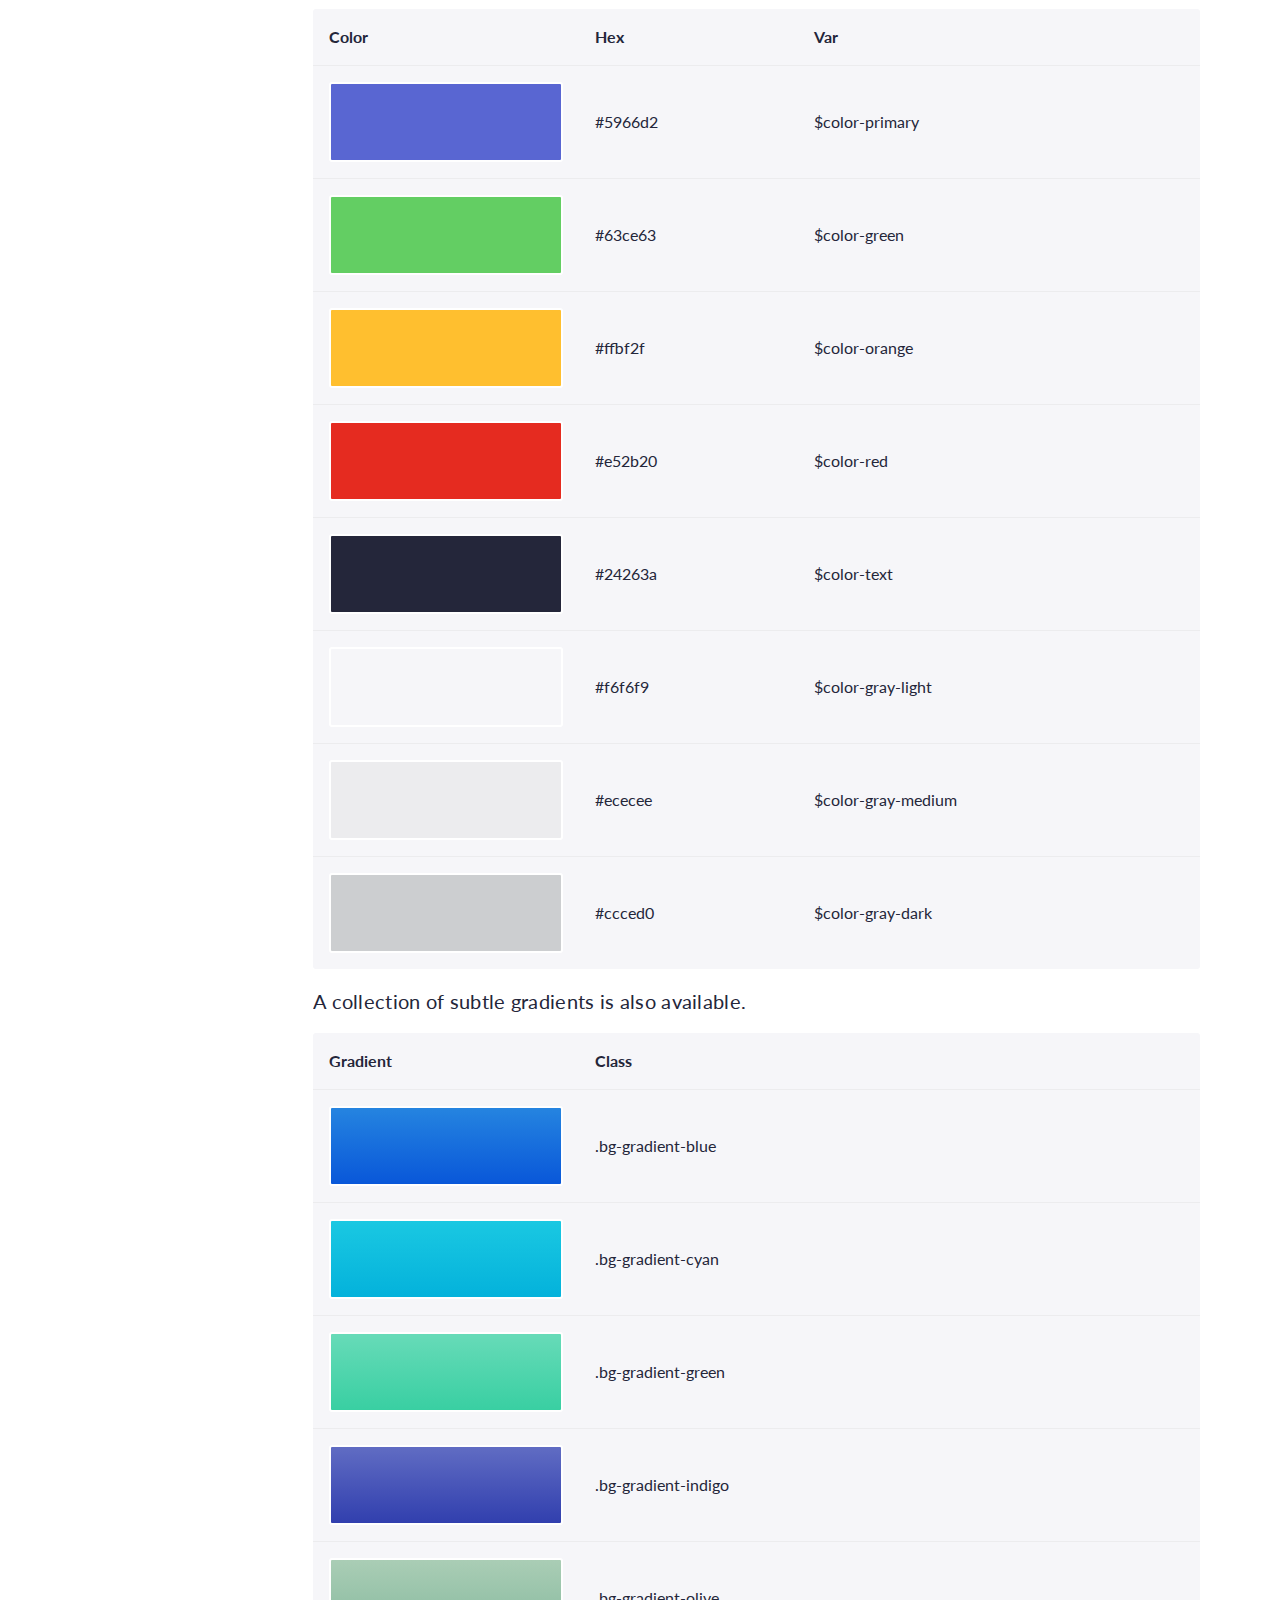
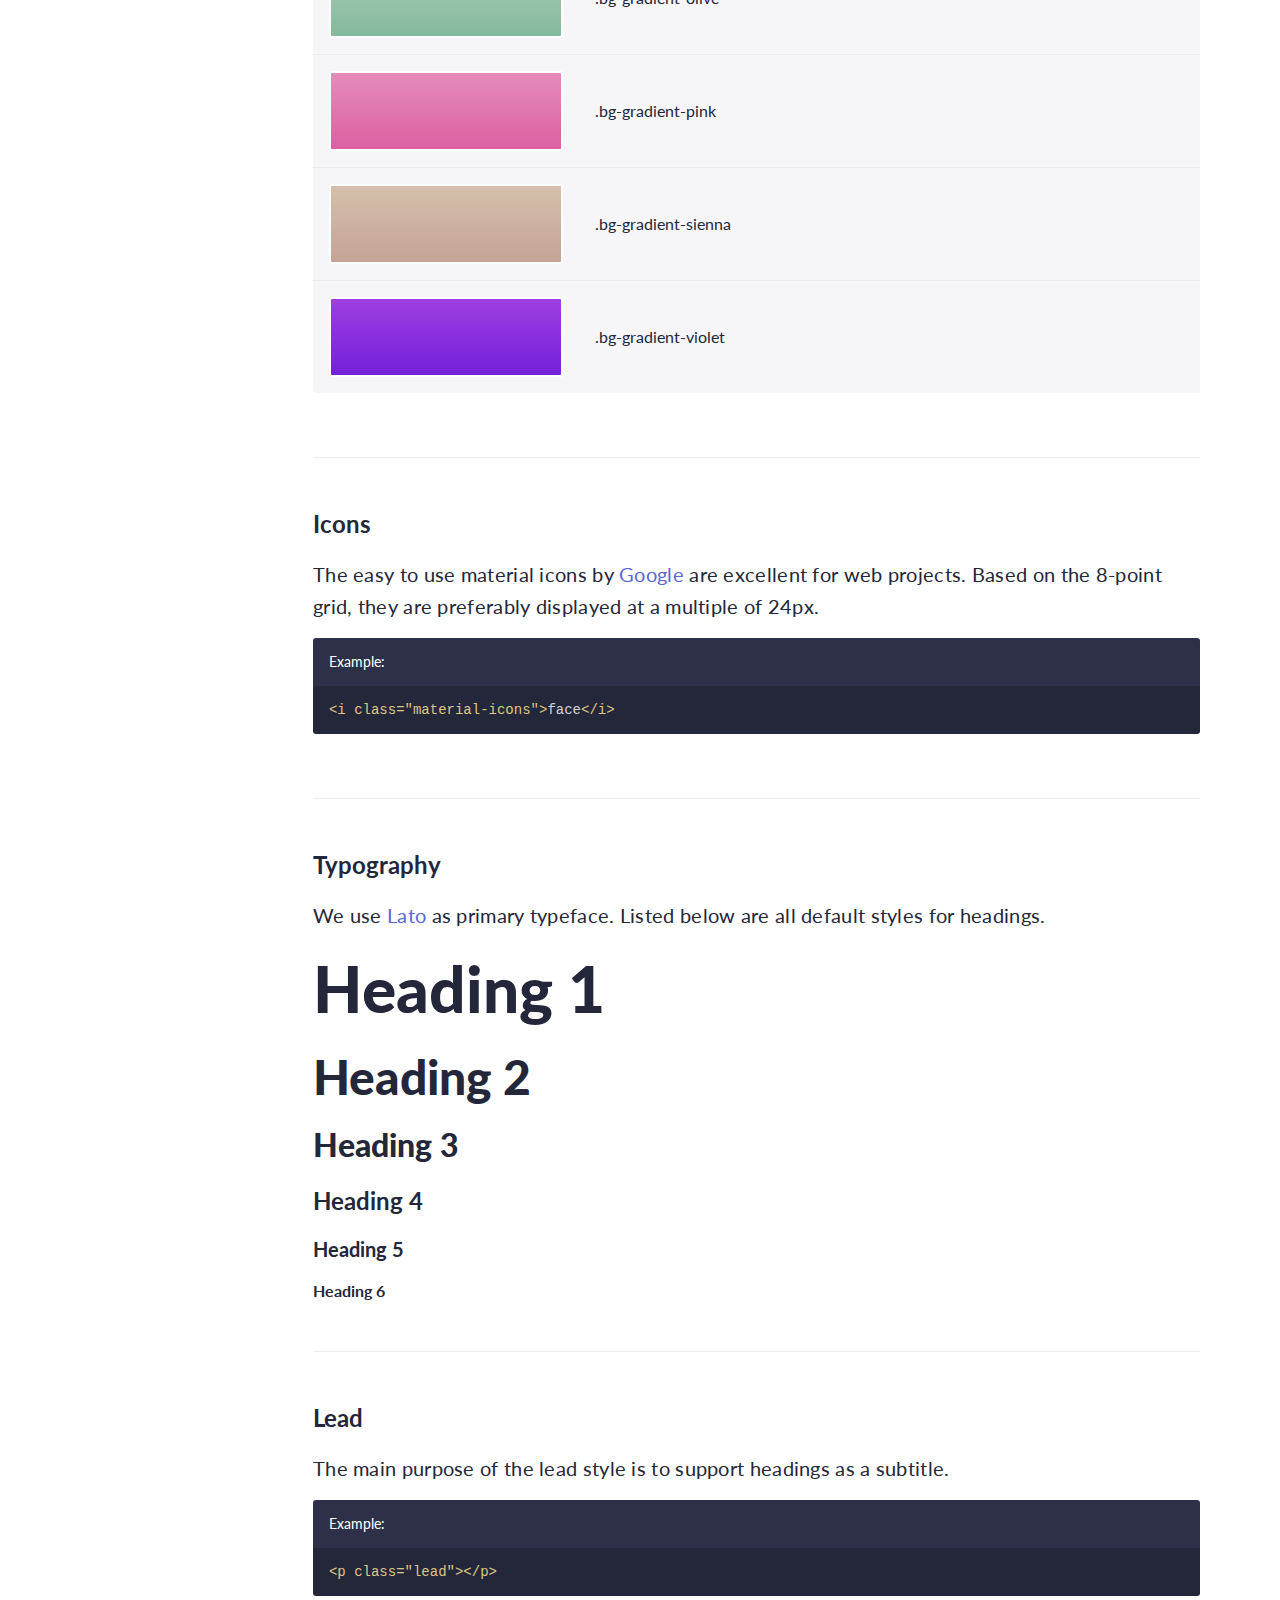
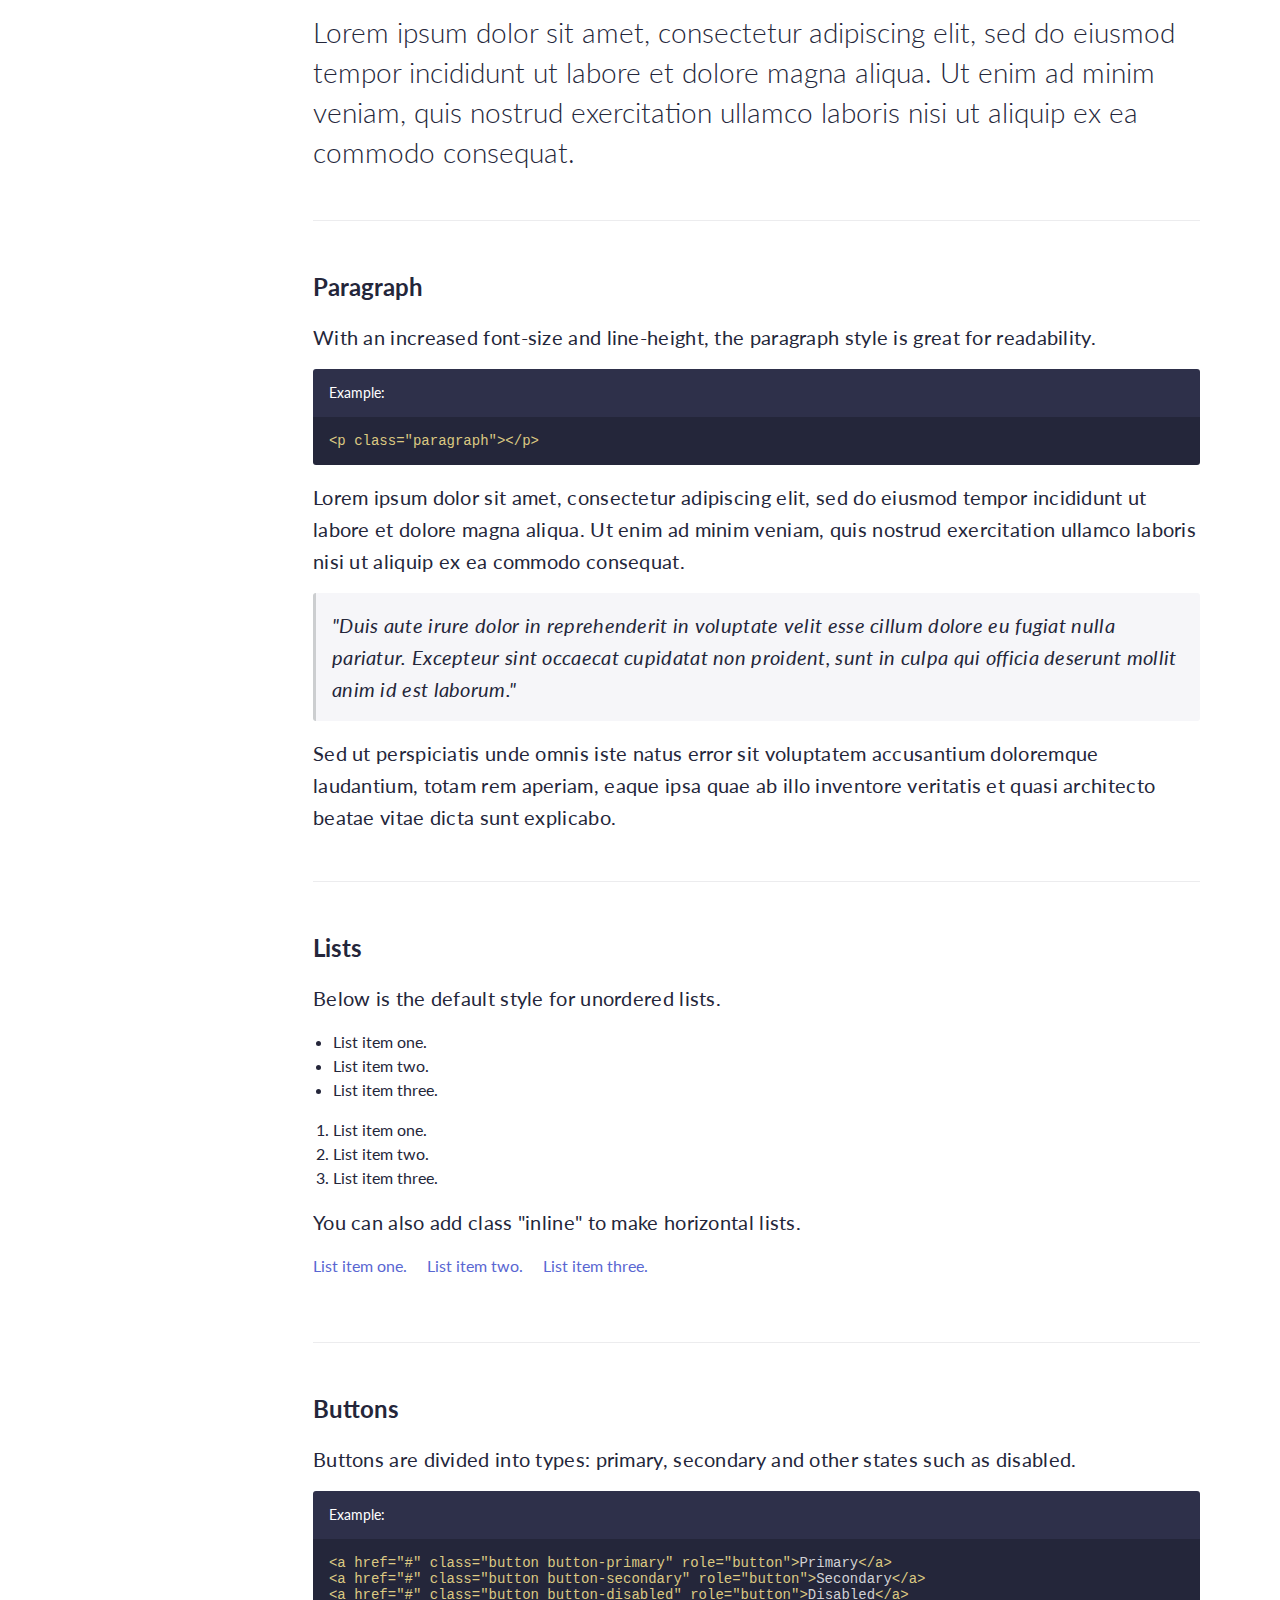
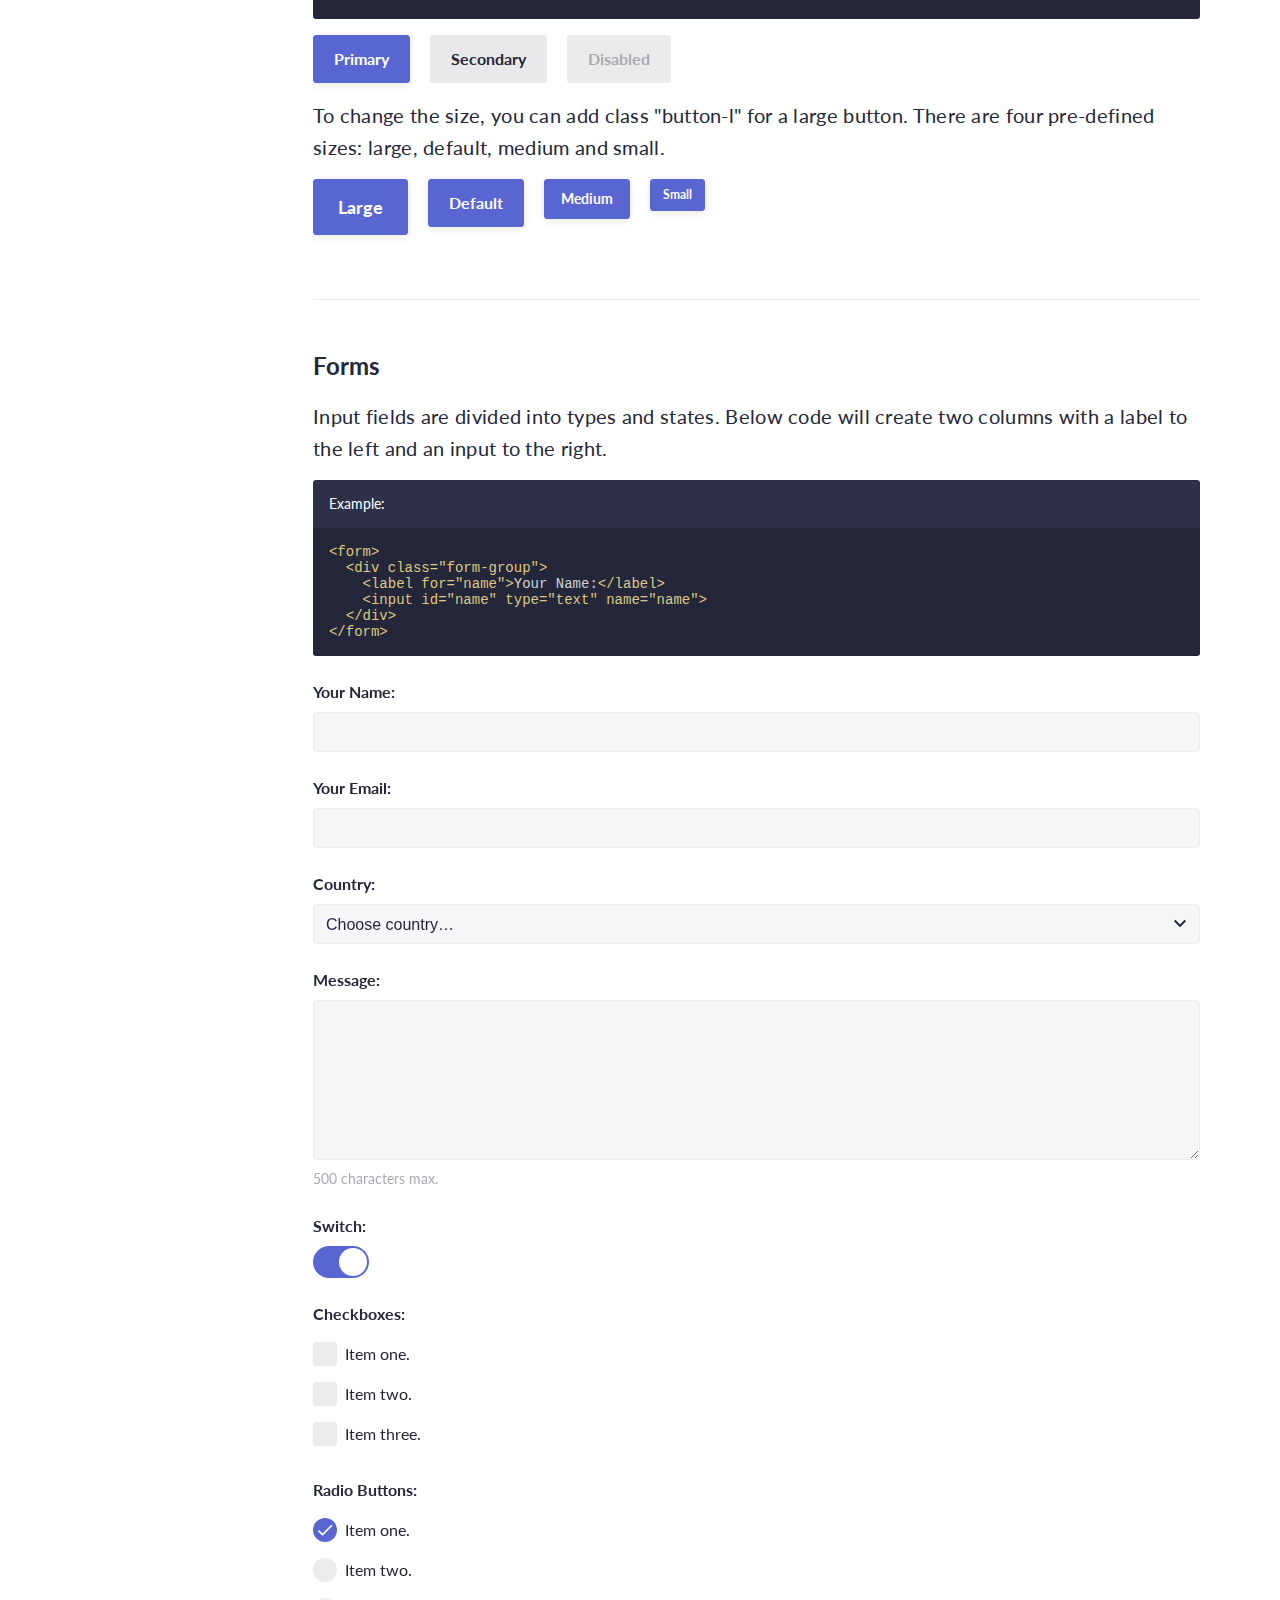
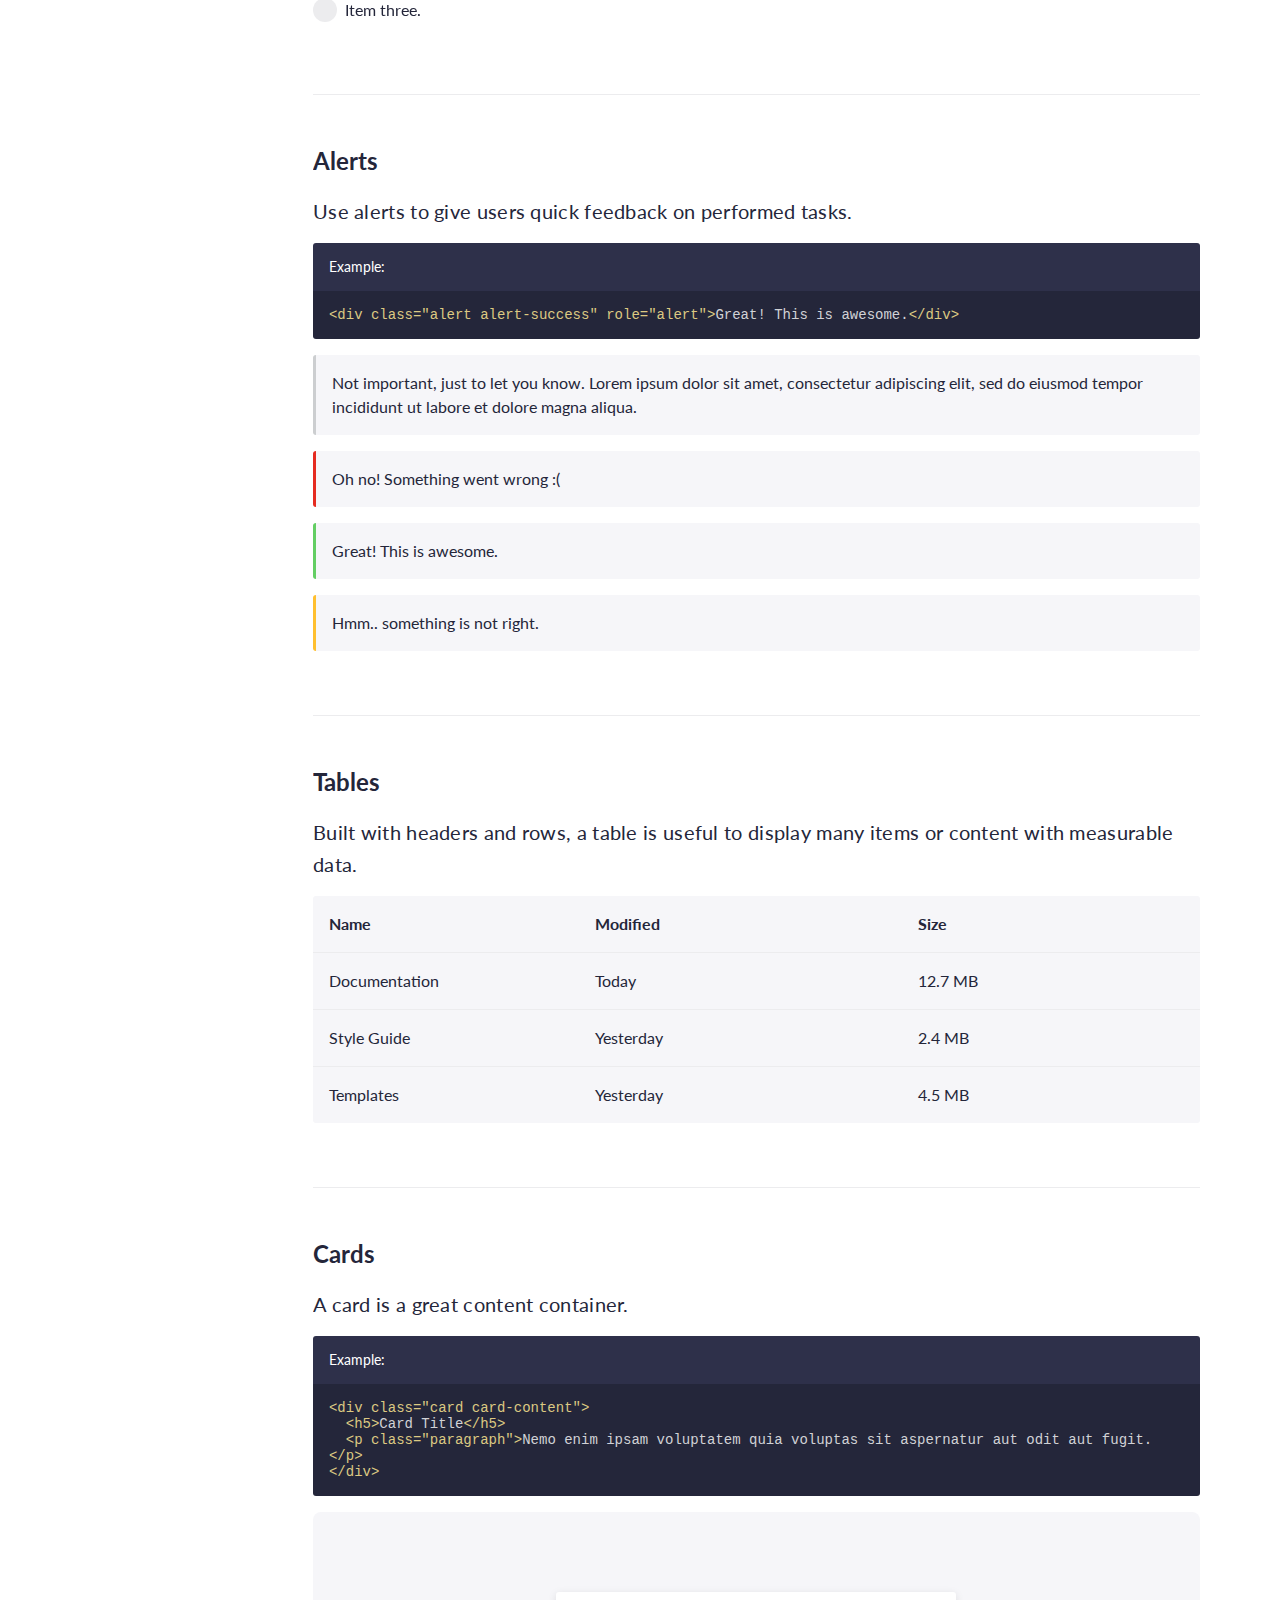
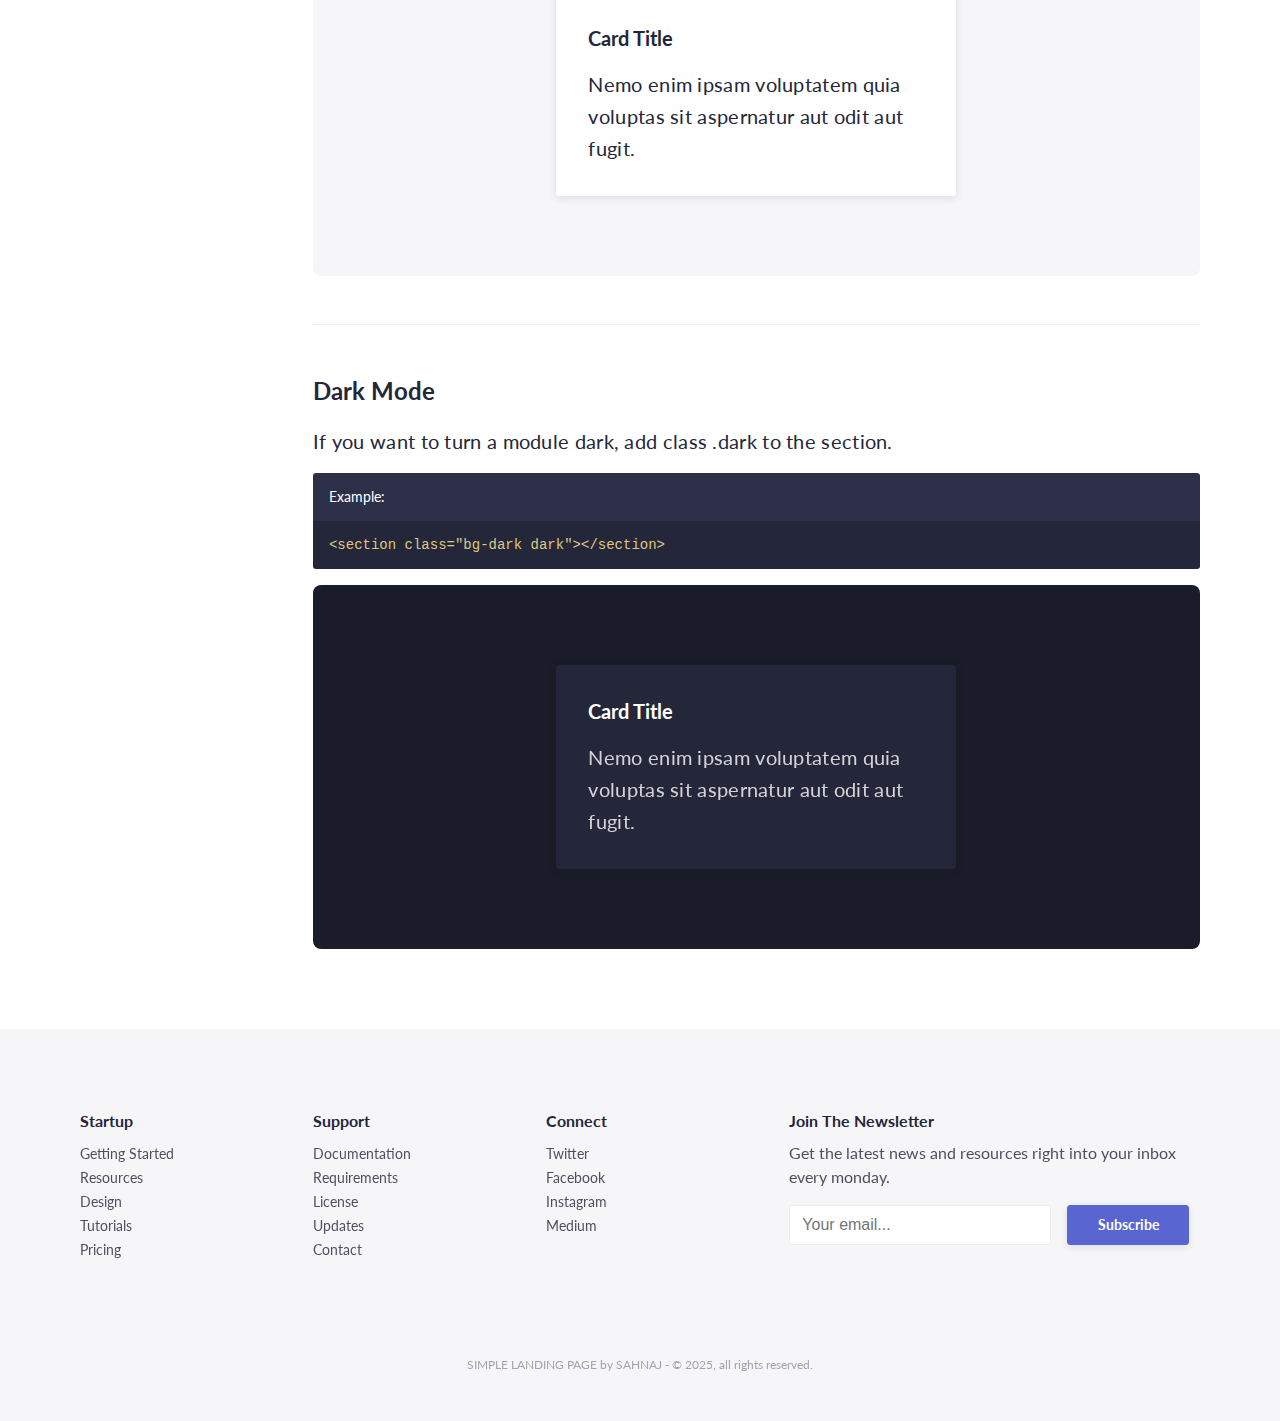
<file: style-guide.html>
<!doctype html>
<html lang="en">

<head>
  <title>SIMPLE LANDING PAGE - Style Guide</title>
  <meta charset="utf-8">
  <meta name="description" content="A minimal and responsive HTML5 landing page built on lightweight, clean and customizable code.">
  <meta name="viewport" content="width=device-width">
  <link rel="apple-touch-icon-precomposed" href="media/favicon.png">
  <link rel="icon" href="media/favicon.png">
  <link rel="mask-icon" href="media/favicon.svg" color="rgb(36,38,58)">
  <link rel="shortcut icon" href="media/favicon.png">
  <link rel="stylesheet" href="css/main.css">
</head>
<body class="page page-style-guide preload">

  <header class="header-main dark">
    <nav>
      <a href="index.html" class="logo" rel="home"><svg xmlns="http://www.w3.org/2000/svg" xmlns:xlink="http://www.w3.org/1999/xlink" width="24" height="24" viewBox="0 0 24 24"><path d="M6.648 7.762c-.077-.11-.106-.245-.083-.376.024-.132.1-.248.21-.323l1.164-.8c1.536-1.076 3.406-1.486 5.25-1.16 3.82.673 6.373 4.32 5.704 8.113-.668 3.793-4.316 6.347-8.134 5.674-1.845-.326-3.462-1.35-4.485-2.813l-3.11-4.445c-.16-.23-.45-.33-.717-.245-.267.084-.45.33-.45.61C2 11.998 2 12 2 12c0 5.523 4.477 10 10 10s10-4.477 10-10S17.523 2 12 2C8.94 2 6.202 3.374 4.368 5.538c-.735.86-.794 2.11-.146 3.036 1.475 2.136 4.138 5.942 4.138 5.942.675.965 1.685 1.605 2.852 1.81 2.396.424 4.684-1.168 5.107-3.564.42-2.396-1.185-4.674-3.58-5.097-1.167-.205-2.335.05-3.36.77-.84.585-1.994.38-2.58-.458l-.152-.215z" fill="currentColor"/></svg><span>SIMPLE</span></a>
      <div class="nav-toggle"></div>
      <ul class="inline">
        <li><a href="index.html">Home</a></li>
        <li><a href="style-guide.html">Style Guide</a></li>
        <li><a href="pricing.html">Pricing</a></li>
        <li><a href="login.html" class="button button-secondary button-m full-width-tablet" role="button">Log In</a></li>
        <li><a href="signup.html" class="button button-primary button-m full-width-tablet" role="button">Sign Up</a></li>
      </ul>
    </nav>
  </header>

  <main>

    <section class="bg-image-03 center dark overlay padding">
      <div class="margin-bottom margin-top max-width-m">
        <h1>Style Guide</h1>
        <p class="lead">This is the central location of all components.</p>
      </div>
    </section>

    <div class="padding">
      <div class="row max-width-l">
        <div class="col-one-fifth">
          <aside class="sidebar">
            <h6 class="sidebar-header">Components</h6>
            <ul class="blank">
              <li><a href="#classes">Classes</a></li>
              <li><a href="#grid">Grid</a></li>
              <li><a href="#colors">Colors</a></li>
              <li><a href="#icons">Icons</a></li>
              <li><a href="#typography">Typography</a></li>
              <li><a href="#buttons">Buttons</a></li>
              <li><a href="#forms">Forms</a></li>
              <li><a href="#alerts">Alerts</a></li>
              <li><a href="#tables">Tables</a></li>
              <li><a href="#cards">Cards</a></li>
              <li><a href="#dark-mode">Dark Mode</a></li>
            </ul>
          </aside>
        </div>
        <div class="col-four-fifths">

          <section id="classes" class="anchor">
            <h4>Classes</h4>
            <p class="paragraph">There are some core classes that defines the layout and design. They are global and not bound to any specific module.</p>
            <div class="divider"></div>
            <table>
              <tr>
                <th>Alignment</th>
                <th>Description</th>
              </tr>
              <tr>
                <td>.center</td>
                <td>Add this class to center content.</td>
              </tr>
              <tr>
                <td>.center-mobile</td>
                <td>Center content on mobile devices only.</td>
              </tr>
              <tr>
                <td>.center-tablet</td>
                <td>Center content on tablets and mobile devices.</td>
              </tr>
              <tr>
                <td>.middle</td>
                <td>Align content vertically when height is unknown.</td>
              </tr>
            </table>
            <div class="divider"></div>
            <table>
              <tr>
                <th>Backgrounds</th>
                <th>Description</th>
              </tr>
              <tr>
                <td>.bg-dark</td>
                <td>Solid background where "dark" can be replaced with "light", "primary"...</td>
              </tr>
              <tr>
                <td>.bg-gradient-blue</td>
                <td>Gradient background where "blue" can be replaced with "cyan", "green"...</td>
              </tr>
              <tr>
                <td>.bg-image-01</td>
                <td>Image-based backgrounds where "01" can be replaced with "02", "03"...</td>
              </tr>
              <tr>
                <td>.bg-pattern-01</td>
                <td>Pattern-based backgrounds with SVG where "01" can be replaced with "02", "03"...</td>
              </tr>
              <tr>
                <td>.overlay</td>
                <td>Adds an overlay with opacity on top of image-based backgrounds.</td>
              </tr>
            </table>
            <div class="divider"></div>
            <table>
              <tr>
                <th>Sizes</th>
                <th>Description</th>
              </tr>
              <tr>
                <td>.full-screen</td>
                <td>Adding this class will make sure the module goes full screen.</td>
              </tr>
              <tr>
                <td>.full-width</td>
                <td>This class will make sure the element goes full width.</td>
              </tr>
              <tr>
                <td>.full-width-mobile</td>
                <td>Useful if you'd like an element to go full width only on mobile.</td>
              </tr>
              <tr>
                <td>.full-width-tablet</td>
                <td>Useful if you'd like an element to go full width on tablets and mobile devices.</td>
              </tr>
              <tr>
                <td>.max-width-s</td>
                <td>Set a small maximum width of an element.</td>
              </tr>
              <tr>
                <td>.max-width-m</td>
                <td>Set a medium maximum width of an element.</td>
              </tr>
              <tr>
                <td>.max-width-l</td>
                <td>Set a large maximum width of an element.</td>
              </tr>
            </table>
            <div class="divider"></div>
            <table>
              <tr>
                <th>Spacing</th>
                <th>Description</th>
              </tr>
              <tr>
                <td>.padding</td>
                <td>This is the main inner spacing of a module.</td>
              </tr>
              <tr>
                <td>.margin-bottom</td>
                <td>Add spacing below an element inside a module.</td>
              </tr>
              <tr>
                <td>.margin-top</td>
                <td>Add spacing above an element inside a module.</td>
              </tr>
            </table>
          </section>

          <div class="divider"></div>

          <section id="grid" class="anchor">
            <h4>Grid</h4>
            <p class="paragraph">The simple grid below is based on 5 columns. You can add "no-gutter" as a class to remove spacing between columns.</p>
            <div class="code-markup">
              <span class="code-header">Example:</span>
              <code class="code-snippet">
                &lt;div class="row"&gt;<br>
                &nbsp;&nbsp;&lt;div class="col-one-third"&gt;&lt;/div&gt;<br>
                &nbsp;&nbsp;&lt;div class="col-one-third"&gt;&lt;/div&gt;<br>
                &nbsp;&nbsp;&lt;div class="col-one-third"&gt;&lt;/div&gt;<br>
                &lt;/div&gt;
              </code>
            </div>
            <p class="paragraph">You can also have unequal columns.</p>
            <div class="code-markup">
              <span class="code-header">Example:</span>
              <code class="code-snippet">
                &lt;div class="row"&gt;<br>
                &nbsp;&nbsp;&lt;div class="col-two-thirds"&gt;&lt;/div&gt;<br>
                &nbsp;&nbsp;&lt;div class="col-one-third"&gt;&lt;/div&gt;<br>
                &lt;/div&gt;
              </code>
            </div>
          </section>

          <div class="divider"></div>

          <section id="colors" class="anchor">
            <h4>Colors</h4>
            <p class="paragraph">The color scheme aims to be simple without too many variations. Displayed in HEX and a production variable (VAR).</p>
            <table>
              <tr>
                <th>Color</th>
                <th>Hex</th>
                <th>Var</th>
              </tr>
              <tr>
                <td><span class="color-swatch color-primary"></span></td>
                <td>#5966d2</td>
                <td>$color-primary</td>
              </tr>
              <tr>
                <td><span class="color-swatch color-green"></span></td>
                <td>#63ce63</td>
                <td>$color-green</td>
              </tr>
              <tr>
                <td><span class="color-swatch color-orange"></span></td>
                <td>#ffbf2f</td>
                <td>$color-orange</td>
              </tr>
              <tr>
                <td><span class="color-swatch color-red"></span></td>
                <td>#e52b20</td>
                <td>$color-red</td>
              </tr>
              <tr>
                <td><span class="color-swatch color-text"></span></td>
                <td>#24263a</td>
                <td>$color-text</td>
              </tr>
              <tr>
                <td><span class="color-swatch color-gray-light"></span></td>
                <td>#f6f6f9</td>
                <td>$color-gray-light</td>
              </tr>
              <tr>
                <td><span class="color-swatch color-gray-medium"></span></td>
                <td>#ececee</td>
                <td>$color-gray-medium</td>
              </tr>
              <tr>
                <td><span class="color-swatch color-gray-dark"></span></td>
                <td>#ccced0</td>
                <td>$color-gray-dark</td>
              </tr>
            </table>
            <p class="paragraph">A collection of subtle gradients is also available.</p>
            <table>
              <tr>
                <th>Gradient</th>
                <th>Class</th>
              </tr>
              <tr>
                <td><span class="color-swatch bg-gradient-blue"></span></td>
                <td>.bg-gradient-blue</td>
              </tr>
              <tr>
                <td><span class="color-swatch bg-gradient-cyan"></span></td>
                <td>.bg-gradient-cyan</td>
              </tr>
              <tr>
                <td><span class="color-swatch bg-gradient-green"></span></td>
                <td>.bg-gradient-green</td>
              </tr>
              <tr>
                <td><span class="color-swatch bg-gradient-indigo"></span></td>
                <td>.bg-gradient-indigo</td>
              </tr>
              <tr>
                <td><span class="color-swatch bg-gradient-olive"></span></td>
                <td>.bg-gradient-olive</td>
              </tr>
              <tr>
                <td><span class="color-swatch bg-gradient-pink"></span></td>
                <td>.bg-gradient-pink</td>
              </tr>
              <tr>
                <td><span class="color-swatch bg-gradient-sienna"></span></td>
                <td>.bg-gradient-sienna</td>
              </tr>
              <tr>
                <td><span class="color-swatch bg-gradient-violet"></span></td>
                <td>.bg-gradient-violet</td>
              </tr>
            </table>
          </section>

          <div class="divider"></div>

          <section id="icons" class="anchor">
            <h4>Icons</h4>
            <p class="paragraph">The easy to use material icons by <a href="https://material.io/icons/" target="_blank">Google</a> are excellent for web projects. Based on the 8-point grid, they are preferably displayed at a multiple of 24px.</p>
            <div class="code-markup">
              <span class="code-header">Example:</span>
              <code class="code-snippet">
                &lt;i class="material-icons"&gt;<span>face</span>&lt;/i&gt;
              </code>
            </div>
          </section>

          <div class="divider"></div>

          <section id="typography" class="anchor">
            <h4>Typography</h4>
            <p class="paragraph">We use <a href="https://fonts.google.com/specimen/Lato/" target="_blank">Lato</a> as primary typeface. Listed below are all default styles for headings.</p>
            <h1>Heading 1</h1>
            <h2>Heading 2</h2>
            <h3>Heading 3</h3>
            <h4>Heading 4</h4>
            <h5>Heading 5</h5>
            <h6>Heading 6</h6>
            <div class="divider"></div>
            <h4>Lead</h4>
            <p class="paragraph">The main purpose of the lead style is to support headings as a subtitle.</p>
            <div class="code-markup">
              <span class="code-header">Example:</span>
              <code class="code-snippet">
                &lt;p class="lead"&gt;&lt;/p&gt;
              </code>
            </div>
            <p class="lead">Lorem ipsum dolor sit amet, consectetur adipiscing elit, sed do eiusmod tempor incididunt ut labore et dolore magna aliqua. Ut enim ad minim veniam, quis nostrud exercitation ullamco laboris nisi ut aliquip ex ea commodo consequat.</p>
            <div class="divider"></div>
            <h4>Paragraph</h4>
            <p class="paragraph">With an increased font-size and line-height, the paragraph style is great for readability.</p>
            <div class="code-markup">
              <span class="code-header">Example:</span>
              <code class="code-snippet">
                &lt;p class="paragraph"&gt;&lt;/p&gt;
              </code>
            </div>
            <p class="paragraph">Lorem ipsum dolor sit amet, consectetur adipiscing elit, sed do eiusmod tempor incididunt ut labore et dolore magna aliqua. Ut enim ad minim veniam, quis nostrud exercitation ullamco laboris nisi ut aliquip ex ea commodo consequat.</p>
            <blockquote>"Duis aute irure dolor in reprehenderit in voluptate velit esse cillum dolore eu fugiat nulla pariatur. Excepteur sint occaecat cupidatat non proident, sunt in culpa qui officia deserunt mollit anim id est laborum."</blockquote>
            <p class="paragraph">Sed ut perspiciatis unde omnis iste natus error sit voluptatem accusantium doloremque laudantium, totam rem aperiam, eaque ipsa quae ab illo inventore veritatis et quasi architecto beatae vitae dicta sunt explicabo.</p>
            <div class="divider"></div>
            <h4>Lists</h4>
            <p class="paragraph">Below is the default style for unordered lists.</p>
            <ul>
              <li>List item one.</li>
              <li>List item two.</li>
              <li>List item three.</li>
            </ul>
            <ol>
              <li>List item one.</li>
              <li>List item two.</li>
              <li>List item three.</li>
            </ol>
            <p class="paragraph">You can also add class "inline" to make horizontal lists.</p>
            <ul class="inline">
              <li><a href="#">List item one.</a></li>
              <li><a href="#">List item two.</a></li>
              <li><a href="#">List item three.</a></li>
            </ul>
          </section>

          <div class="divider"></div>

          <section id="buttons" class="anchor">
            <h4>Buttons</h4>
            <p class="paragraph">Buttons are divided into types: primary, secondary and other states such as disabled.</p>
            <div class="code-markup">
              <span class="code-header">Example:</span>
              <code class="code-snippet">
                &lt;a href="#" class="button button-primary" role="button"&gt;<span>Primary</span>&lt;/a&gt;<br>
                &lt;a href="#" class="button button-secondary" role="button"&gt;<span>Secondary</span>&lt;/a&gt;<br>
                &lt;a href="#" class="button button-disabled" role="button"&gt;<span>Disabled</span>&lt;/a&gt;
              </code>
            </div>
            <ul class="inline">
              <li><a href="#" class="button button-primary" role="button">Primary</a></li>
              <li><a href="#" class="button button-secondary" role="button">Secondary</a></li>
              <li><a href="#" class="button button-disabled" role="button">Disabled</a></li>
            </ul>
            <p class="paragraph">To change the size, you can add class "button-l" for a large button. There are four pre-defined sizes: large, default, medium and small.</p>
            <ul class="inline">
              <li><a href="#" class="button button-primary button-l" role="button">Large</a></li>
              <li><a href="#" class="button button-primary" role="button">Default</a></li>
              <li><a href="#" class="button button-primary button-m" role="button">Medium</a></li>
              <li><a href="#" class="button button-primary button-s" role="button">Small</a></li>
            </ul>
          </section>

          <div class="divider"></div>

          <section id="forms" class="anchor">
            <h4>Forms</h4>
            <p class="paragraph">Input fields are divided into types and states. Below code will create two columns with a label to the left and an input to the right.</p>
            <div class="code-markup">
              <span class="code-header">Example:</span>
              <code class="code-snippet">
                &lt;form&gt;<br>
                &nbsp;&nbsp;&lt;div class="form-group"&gt;<br>
                &nbsp;&nbsp;&nbsp;&nbsp;&lt;label for="name"&gt;<span>Your Name:</span>&lt;/label&gt;<br>
                &nbsp;&nbsp;&nbsp;&nbsp;&lt;input id="name" type="text" name="name"&gt;<br>
                &nbsp;&nbsp;&lt;/div&gt;<br>
                &lt;/form&gt;
              </code>
            </div>
            <form>
              <div class="form-group">
                <label for="name">Your Name:</label>
                <input id="name" type="text" name="name">
              </div>
              <div class="form-group">
                <label for="email">Your Email:</label>
                <input id="email" type="email" name="email">
              </div>
              <div class="form-group">
                <label for="country">Country:</label>
                <div class="select-wrapper">
                  <select id="country" name="country">
                    <option selected="" disabled="" value="">Choose country…</option>
                    <option value="AT">Austria</option>
                    <option value="BE">Belgium</option>
                    <option value="BG">Bulgaria</option>
                    <option value="HR">Croatia</option>
                    <option value="CY">Republic of Cyprus</option>
                    <option value="CZ">Czech Republic</option>
                    <option value="DK">Denmark</option>
                    <option value="EE">Estonia</option>
                    <option value="FI">Finland</option>
                    <option value="FR">France</option>
                    <option value="DE">Germany</option>
                    <option value="EL">Greece</option>
                    <option value="HU">Hungary</option>
                    <option value="IE">Ireland</option>
                    <option value="IT">Italy</option>
                    <option value="LV">Latvia</option>
                    <option value="LT">Lithuania</option>
                    <option value="LU">Luxembourg</option>
                    <option value="MT">Malta</option>
                    <option value="NL">Netherlands</option>
                    <option value="PL">Poland</option>
                    <option value="PT">Portugal</option>
                    <option value="RO">Romania</option>
                    <option value="SK">Slovak Republic</option>
                    <option value="SI">Slovenia</option>
                    <option value="ES">Spain</option>
                    <option value="SE">Sweden</option>
                    <option value="UK">United Kingdom</option>
                  </select>
                </div>
              </div>
              <div class="form-group">
                <label for="email">Message:</label>
                <textarea id="message" name="message"></textarea>
                <span class="form-help">500 characters max.</span>
              </div>
              <div class="form-group">
                <label>Switch:</label>
                <input id="s1" class="switch" type="checkbox" checked>
                <label for="s1" class="switch"></label>
              </div>
              <div class="form-group">
                <label>Checkboxes:</label>
                <input id="c1" type="checkbox" name="item-one">
                <label for="c1" class="checkbox">Item one.</label>
                <input id="c2" type="checkbox" name="item-two">
                <label for="c2" class="checkbox">Item two.</label>
                <input id="c3" type="checkbox" name="item-three">
                <label for="c3" class="checkbox">Item three.</label>
              </div>
              <div class="form-group">
                <label>Radio Buttons:</label>
                <input id="r1" type="radio" name="item" checked>
                <label for="r1" class="radio">Item one.</label>
                <input id="r2" type="radio" name="item">
                <label for="r2" class="radio">Item two.</label>
                <input id="r3" type="radio" name="item">
                <label for="r3" class="radio">Item three.</label>
              </div>
            </form>
          </section>

          <div class="divider"></div>

          <section id="alerts" class="anchor">
            <h4>Alerts</h4>
            <p class="paragraph">Use alerts to give users quick feedback on performed tasks.</p>
            <div class="code-markup">
              <span class="code-header">Example:</span>
              <code class="code-snippet">
                &lt;div class="alert alert-success" role="alert"&gt;<span>Great! This is awesome.</span>&lt;/div&gt;
              </code>
            </div>
            <div class="alert alert-default" role="alert">Not important, just to let you know. Lorem ipsum dolor sit amet, consectetur adipiscing elit, sed do eiusmod tempor incididunt ut labore et dolore magna aliqua.</div>
            <div class="alert alert-error" role="alert">Oh no! Something went wrong :(</div>
            <div class="alert alert-success" role="alert">Great! This is awesome.</div>
            <div class="alert alert-warning" role="alert">Hmm.. something is not right.</div>
          </section>

          <div class="divider"></div>

          <section id="tables" class="anchor">
            <h4>Tables</h4>
            <p class="paragraph">Built with headers and rows, a table is useful to display many items or content with measurable data.</p>
            <table>
              <tr>
                <th>Name</th>
                <th>Modified</th>
                <th>Size</th>
              </tr>
              <tr>
                <td>Documentation</td>
                <td>Today</td>
                <td>12.7 MB</td>
              </tr>
              <tr>
                <td>Style Guide</td>
                <td>Yesterday</td>
                <td>2.4 MB</td>
              </tr>
              <tr>
                <td>Templates</td>
                <td>Yesterday</td>
                <td>4.5 MB</td>
              </tr>
            </table>
          </section>

          <div class="divider"></div>

          <section id="cards" class="anchor">
            <h4>Cards</h4>
            <p class="paragraph">A card is a great content container.</p>
            <div class="code-markup">
              <span class="code-header">Example:</span>
              <code class="code-snippet">
                &lt;div class="card card-content"&gt;<br>
                &nbsp;&nbsp;&lt;h5&gt;<span>Card Title</span>&lt;/h5&gt;<br>
                &nbsp;&nbsp;&lt;p class="paragraph"&gt;<span>Nemo enim ipsam voluptatem quia voluptas sit aspernatur aut odit aut fugit.</span>&lt;/p&gt;<br>
                &lt;/div&gt;
              </code>
            </div>
            <div class="bg-light padding rounded">
              <div class="card card-content max-width-s">
                <h5>Card Title</h5>
                <p class="paragraph">Nemo enim ipsam voluptatem quia voluptas sit aspernatur aut odit aut fugit.</p>
              </div>
            </div>
          </section>

          <div class="divider"></div>

          <section id="dark-mode" class="anchor">
            <h4>Dark Mode</h4>
            <p class="paragraph">If you want to turn a module dark, add class .dark to the section.</p>
            <div class="code-markup">
              <span class="code-header">Example:</span>
              <code class="code-snippet">
                &lt;section class="bg-dark dark"&gt;&lt;/section&gt;
              </code>
            </div>
            <div class="bg-dark dark padding rounded">
              <div class="card card-content max-width-s">
                <h5>Card Title</h5>
                <p class="paragraph">Nemo enim ipsam voluptatem quia voluptas sit aspernatur aut odit aut fugit.</p>
              </div>
            </div>
          </section>

        </div>
      </div>
    </div>

  </main>

  <footer class="footer-main bg-light">
    <div class="padding">
      <div class="row max-width-l">
        <div class="col-one-fifth">
          <h6>Startup</h6>
          <ul class="blank">
            <li><a href="#">Getting Started</a></li>
            <li><a href="#">Resources</a></li>
            <li><a href="#">Design</a></li>
            <li><a href="#">Tutorials</a></li>
            <li><a href="#">Pricing</a></li>
          </ul>
        </div>
        <div class="col-one-fifth">
          <h6>Support</h6>
          <ul class="blank">
            <li><a href="#">Documentation</a></li>
            <li><a href="#">Requirements</a></li>
            <li><a href="#">License</a></li>
            <li><a href="#">Updates</a></li>
            <li><a href="#">Contact</a></li>
          </ul>
        </div>
        <div class="col-one-fifth">
          <h6>Connect</h6>
          <ul class="blank">
            <li><a href="#">Twitter</a></li>
            <li><a href="#">Facebook</a></li>
            <li><a href="#">Instagram</a></li>
            <li><a href="#">Medium</a></li>
          </ul>
        </div>
        <div class="col-two-fifths">
          <div class="max-width-s">
            <h6>Join The Newsletter</h6>
            <p>Get the latest news and resources right into your inbox every monday.</p>
            <form class="row reduce-spacing">
              <div class="col-two-thirds">
                <input id="subscribe" type="email" name="email" placeholder="Your email...">
              </div>
              <div class="col-one-third">
                <a href="#" class="button button-primary button-m full-width" role="button">Subscribe</a>
              </div>
            </form>
          </div>
        </div>
      </div>
    </div>
    <p class="copyright"><span>SIMPLE LANDING PAGE by </span><a href="https://uiuxassets.com/" target="_blank">SAHNAJ</a><span> - © 2025, all rights reserved.</span></p>
  </footer>

  <script src="js/main.js"></script>
</body>


</html>
</file>
